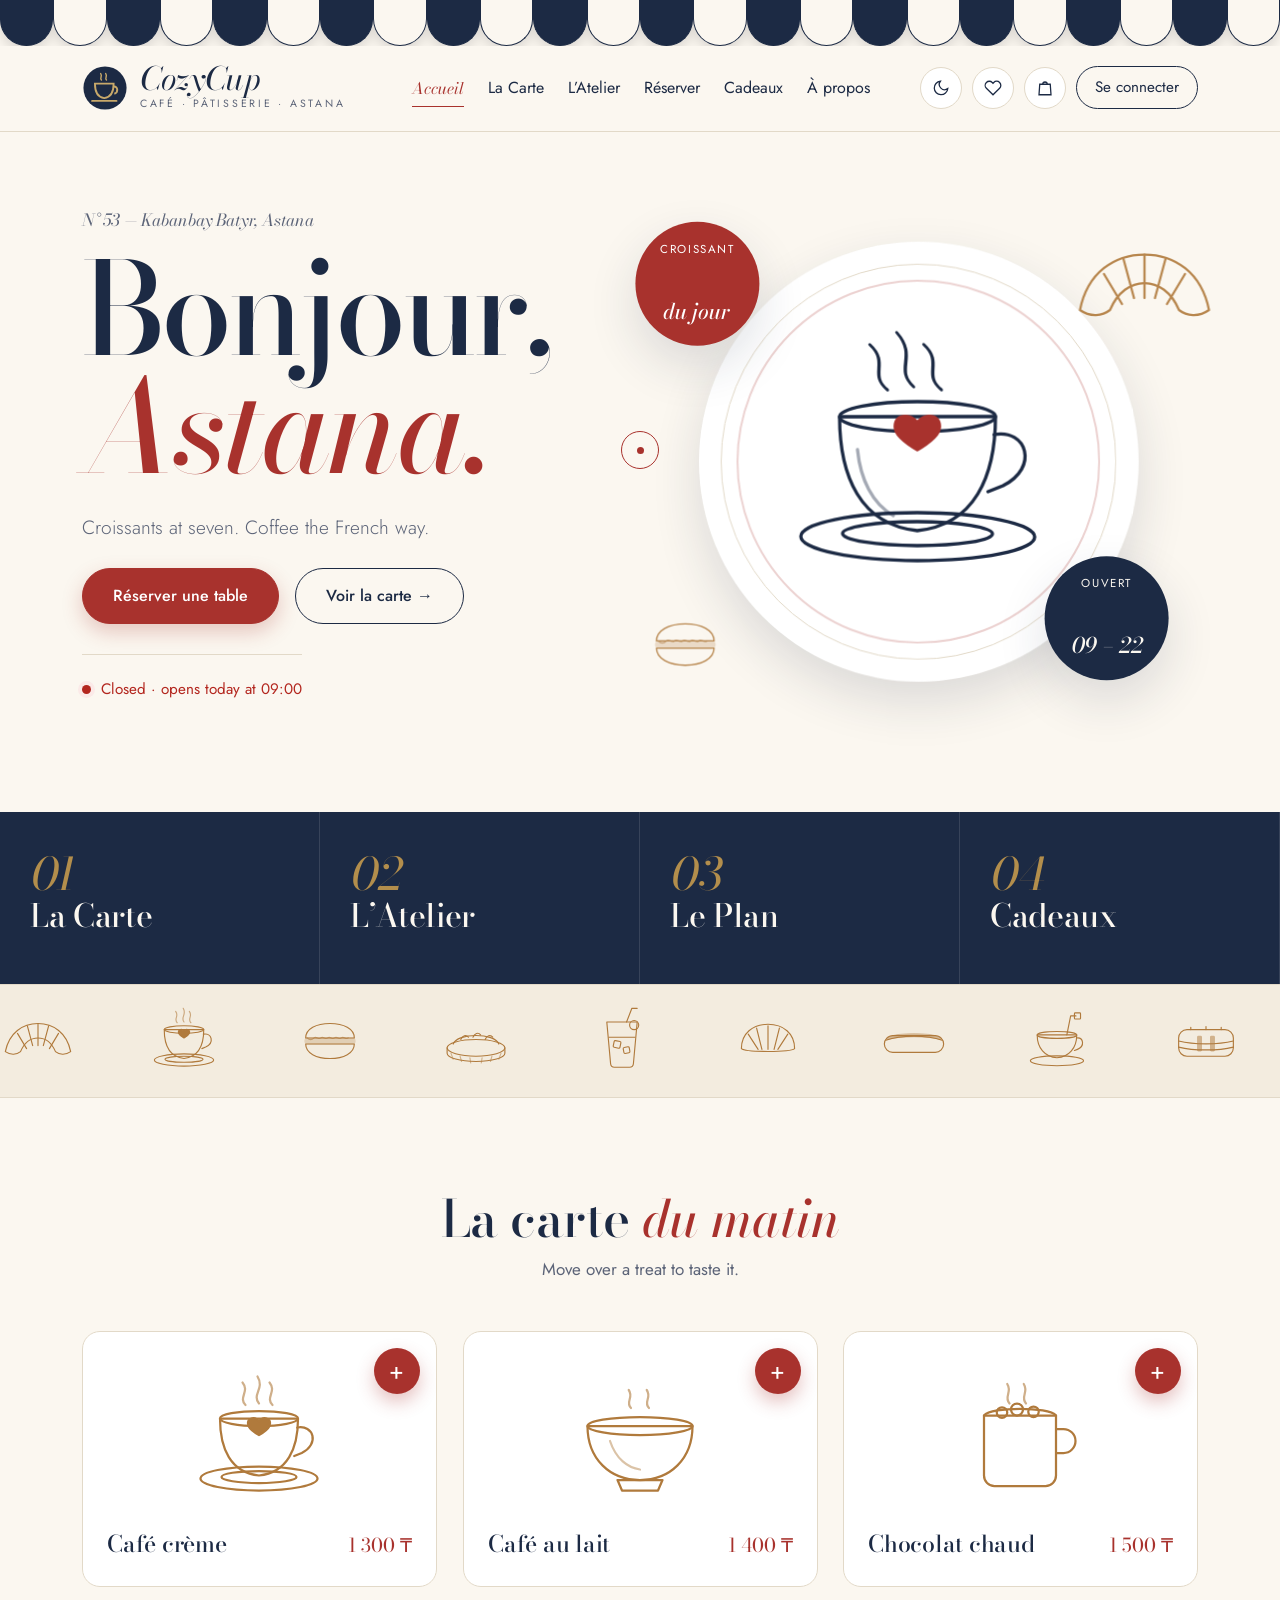
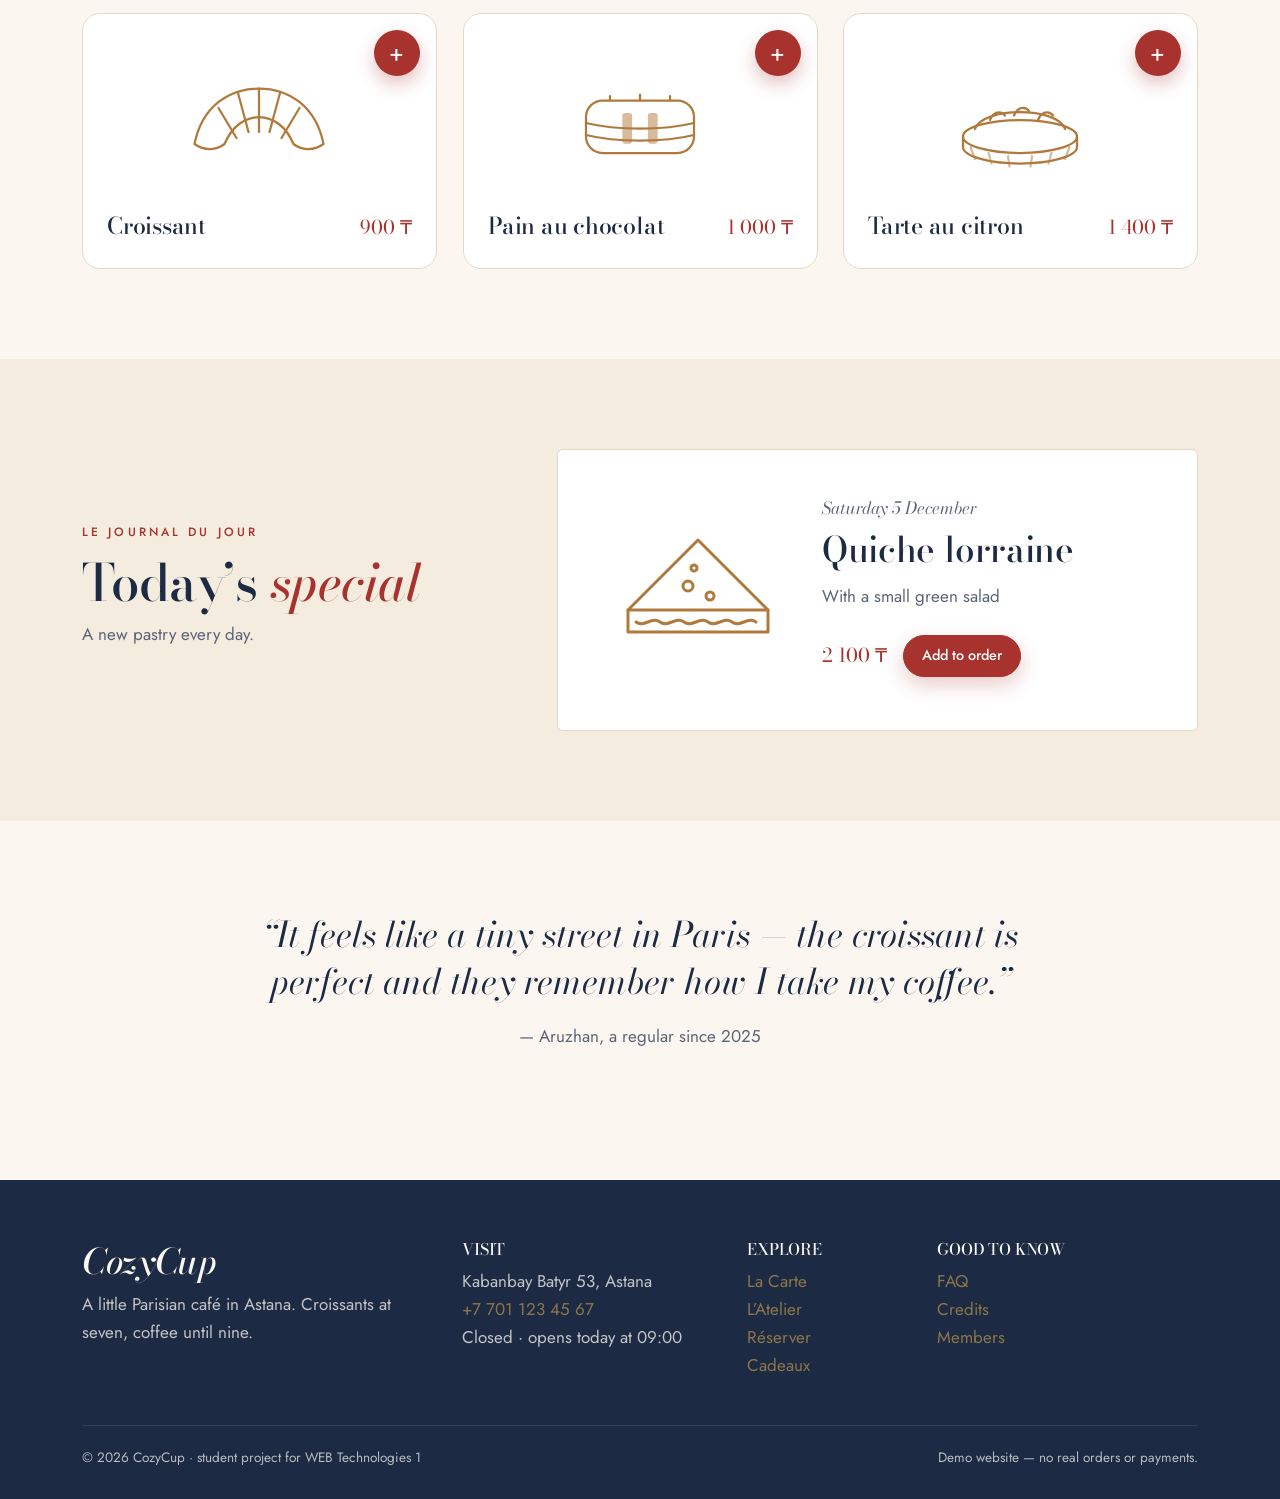
<file: index.html>
<!DOCTYPE html>
<html lang="en" data-theme="light">
<head>
<meta charset="utf-8">
<meta name="viewport" content="width=device-width, initial-scale=1">
<title>CozyCup — Café Parisien in Astana</title>
<meta name="description" content="A little Parisian café in Astana: croissants, coffee, a menu book and your own table.">
<link rel="icon" href="images/logo.svg" type="image/svg+xml">
<script src="js/theme.js"></script>
<link rel="preconnect" href="https://fonts.googleapis.com">
<link rel="preconnect" href="https://fonts.gstatic.com" crossorigin>
<link rel="stylesheet" href="https://fonts.googleapis.com/css2?family=Bodoni+Moda:ital,wght@0,400;0,500;0,700;1,400;1,500&amp;family=Jost:wght@300;400;500;600&amp;display=swap">
<link rel="stylesheet" href="https://cdn.jsdelivr.net/npm/bootstrap@5.3.3/dist/css/bootstrap.min.css">
<link rel="stylesheet" href="css/style.css">
</head>
<body>
<a class="skip-link" href="#main">Skip to content</a>
<div class="awning" aria-hidden="true"><span></span><span></span><span></span><span></span><span></span><span></span><span></span><span></span><span></span><span></span><span></span><span></span><span></span><span></span><span></span><span></span><span></span><span></span><span></span><span></span><span></span><span></span><span></span><span></span></div>
<header class="cc-nav">
  <nav class="navbar navbar-expand-lg py-0" aria-label="Main navigation">
    <div class="container">
      <a class="navbar-brand" href="index.html">
        <img src="images/logo.svg" alt="CozyCup logo" width="46" height="46">
        <span><span class="brand-name">CozyCup</span><span class="brand-sub">café · pâtisserie · Astana</span></span>
      </a>
      <button class="navbar-toggler" type="button" data-bs-toggle="collapse" data-bs-target="#mainNav" aria-controls="mainNav" aria-expanded="false" aria-label="Open the menu">
        <span class="toggler-lines"></span>
      </button>
      <div class="collapse navbar-collapse" id="mainNav">
        <ul class="navbar-nav mx-auto"><li class="nav-item"><a class="nav-link active" aria-current="page" href="index.html" title="Home">Accueil</a></li><li class="nav-item"><a class="nav-link" href="menu.html" title="Menu">La Carte</a></li><li class="nav-item"><a class="nav-link" href="atelier.html" title="Build a drink">L’Atelier</a></li><li class="nav-item"><a class="nav-link" href="reserve.html" title="Book a table">Réserver</a></li><li class="nav-item"><a class="nav-link" href="gift.html" title="Gift cards">Cadeaux</a></li><li class="nav-item"><a class="nav-link" href="about.html" title="About & contact">À propos</a></li></ul>
        <div class="nav-tools">
          <button type="button" class="icon-btn theme-toggle" aria-pressed="false" aria-label="Switch to dark mode"><svg class="ico-moon" width="18" height="18" viewBox="0 0 24 24" fill="none" stroke="currentColor" stroke-width="1.7" aria-hidden="true"><path d="M21 12.8A9 9 0 1 1 11.2 3a7 7 0 0 0 9.8 9.8z"/></svg><svg class="ico-sun" width="18" height="18" viewBox="0 0 24 24" fill="none" stroke="currentColor" stroke-width="1.7" aria-hidden="true"><circle cx="12" cy="12" r="4"/><path d="M12 2v2M12 20v2M4.9 4.9l1.4 1.4M17.7 17.7l1.4 1.4M2 12h2M20 12h2M4.9 19.1l1.4-1.4M17.7 6.3l1.4-1.4"/></svg></button>
          <a class="icon-btn" href="profile.html#favourites" aria-label="My favourites"><svg width="18" height="18" viewBox="0 0 24 24" fill="none" stroke="currentColor" stroke-width="1.7" aria-hidden="true"><path d="M20.8 4.6a5.5 5.5 0 0 0-7.8 0L12 5.7l-1-1.1a5.5 5.5 0 0 0-7.8 7.8l1 1L12 21l7.8-7.6 1-1a5.5 5.5 0 0 0 0-7.8z"/></svg><span class="badge-count is-empty" id="favCount">0</span></a>
          <a class="icon-btn" href="cart.html" aria-label="My order"><svg width="18" height="18" viewBox="0 0 24 24" fill="none" stroke="currentColor" stroke-width="1.7" aria-hidden="true"><path d="M5 7h14l1 14H4z"/><path d="M9 7a3 3 0 0 1 6 0"/></svg><span class="badge-count is-empty" id="cartCount">0</span></a>
          <a class="account-link" id="accountLink" href="account.html">Se connecter</a>
        </div>
      </div>
    </div>
  </nav>
</header>
<main id="main">

<section class="hero">
  <div class="container">
    <div class="row align-items-center">
      <div class="col-lg-6">
        <p class="kicker reveal">N° 53 — Kabanbay Batyr, Astana</p>
        <h1 data-letters>Bonjour,<br><em>Astana.</em></h1>
        <p class="lead-text reveal delay-1">Croissants at seven. Coffee the French way.</p>
        <div class="d-flex flex-wrap gap-3 mt-4 reveal delay-2">
          <a class="btn-cc" href="reserve.html" data-magnetic>Réserver une table</a>
          <a class="btn-cc-outline" href="menu.html" data-magnetic>Voir la carte →</a>
        </div>
        <p class="open-chip reveal delay-3"><span class="dot" aria-hidden="true"></span><span class="js-open-status">Open daily from 08:00</span></p>
      </div>
      <div class="col-lg-6">
        <div class="hero-stage" data-parallax>
          <div class="plate" data-depth="0.25" data-rotate><svg class="hero-cup" viewBox="0 0 200 200" fill="none" stroke="currentColor" stroke-width="2.2" stroke-linecap="round" stroke-linejoin="round" aria-hidden="true">
  <g class="steam"><path d="M82 52c-10-10 6-18-4-30"/><path d="M100 50c-10-12 8-20-2-36"/><path d="M118 52c-10-10 6-18-4-30"/></g>
  <ellipse cx="100" cy="150" rx="78" ry="16"/><ellipse cx="100" cy="148" rx="50" ry="8"/>
  <path d="M48 70h104c0 40-14 72-52 76-38-4-52-36-52-76z"/><ellipse cx="100" cy="70" rx="52" ry="10"/>
  <path d="M100 74c-6-8-18-4-14 6 3 6 14 12 14 12s11-6 14-12c4-10-8-14-14-6z" fill="#A8322D" stroke="#A8322D"/>
  <path d="M151 82c22-4 30 22 6 34l-10 4"/><path d="M60 92c2 20 10 36 24 44" opacity=".4"/>
</svg></div>
          <div class="float-tag tag-red" data-depth="0.9">Croissant<b>du jour</b></div>
          <div class="float-tag tag-navy" data-depth="0.6">Ouvert<b id="todayHours">08 – 21</b></div>
          <img class="float-img croissant" src="images/croissant.svg" alt="" data-depth="-0.7">
          <img class="float-img macaron" src="images/macaron.svg" alt="" data-depth="1.1">
        </div>
      </div>
    </div>
  </div>
</section>

<section class="features-band" data-spotlight aria-labelledby="discoverTitle">
  <h2 id="discoverTitle" class="visually-hidden">Discover CozyCup</h2>
  <div class="container-fluid px-0">
    <div class="row g-0">
      <div class="col-md-6 col-lg-3"><a class="feature-cell" href="menu.html" data-cursor="Lire"><span class="num">01</span><h3 class="h2">La Carte</h3><p>A menu book you can leaf through, page by page.</p><span class="arrow" aria-hidden="true">→</span></a></div>
      <div class="col-md-6 col-lg-3"><a class="feature-cell" href="atelier.html" data-cursor="Créer"><span class="num">02</span><h3 class="h2">L’Atelier</h3><p>Compose your own drink and watch the cup fill.</p><span class="arrow" aria-hidden="true">→</span></a></div>
      <div class="col-md-6 col-lg-3"><a class="feature-cell" href="reserve.html" data-cursor="Choisir"><span class="num">03</span><h3 class="h2">Le Plan</h3><p>Pick your own table on the seating plan.</p><span class="arrow" aria-hidden="true">→</span></a></div>
      <div class="col-md-6 col-lg-3"><a class="feature-cell" href="gift.html" data-cursor="Offrir"><span class="num">04</span><h3 class="h2">Cadeaux</h3><p>A gift card, sealed with wax, for someone you love.</p><span class="arrow" aria-hidden="true">→</span></a></div>
    </div>
  </div>
</section>

<div class="treat-strip" aria-hidden="true"><div class="strip-track"><img src="images/croissant.svg" alt=""><img src="images/cup.svg" alt=""><img src="images/macaron.svg" alt=""><img src="images/tart.svg" alt=""><img src="images/coldbrew.svg" alt=""><img src="images/madeleine.svg" alt=""><img src="images/eclair.svg" alt=""><img src="images/teacup.svg" alt=""><img src="images/painchoc.svg" alt=""><img src="images/bowl.svg" alt=""><img src="images/croissant.svg" alt=""><img src="images/cup.svg" alt=""><img src="images/macaron.svg" alt=""><img src="images/tart.svg" alt=""><img src="images/coldbrew.svg" alt=""><img src="images/madeleine.svg" alt=""><img src="images/eclair.svg" alt=""><img src="images/teacup.svg" alt=""><img src="images/painchoc.svg" alt=""><img src="images/bowl.svg" alt=""></div></div>

<section class="section" aria-labelledby="morningTitle">
  <div class="container">
    <h2 class="section-title reveal" id="morningTitle">La carte <em>du matin</em></h2>
    <p class="section-lead reveal">Move over a treat to taste it.</p>
    <div class="treats" id="morningMenu"></div>
  </div>
</section>

<section class="section journal" aria-labelledby="journalTitle">
  <div class="container">
    <div class="row g-4 align-items-center">
      <div class="col-lg-5 reveal">
        <span class="eyebrow">Le Journal du jour</span>
        <h2 class="section-title text-start mt-2" id="journalTitle">Today’s <em>special</em></h2>
        <p>A new pastry every day.</p>
      </div>
      <div class="col-lg-7 reveal delay-1">
        <article class="journal-card d-flex flex-column flex-md-row align-items-center gap-4" data-tilt="6" id="specialCard">
          <img id="specialImg" src="images/croissant.svg" alt="Pastry of the day" width="200" height="200">
          <div>
            <p class="date mb-0" id="specialDate">Today</p>
            <h3 id="specialName">Croissant</h3>
            <p id="specialDesc">French butter, 27 layers</p>
            <div class="d-flex align-items-center gap-3">
              <span class="item-line"><span class="price" id="specialPrice">900 ₸</span></span>
              <button type="button" class="btn-cc btn-small" id="specialAdd" data-magnetic>Add to order</button>
            </div>
          </div>
        </article>
      </div>
    </div>
  </div>
</section>

<section class="section" aria-label="What our guests say">
  <div class="container reveal">
    <p class="quote">“It feels like a tiny street in Paris — the croissant is perfect and they remember how I take my coffee.”</p>
    <span class="quote-by">— Aruzhan, a regular since 2025</span>
  </div>
</section>

</main>
<footer class="site-footer">
  <div class="container">
    <div class="row g-4">
      <div class="col-lg-4">
        <h2>CozyCup</h2>
        <p>A little Parisian café in Astana. Croissants at seven, coffee until nine.</p>
      </div>
      <div class="col-6 col-lg-3">
        <h3 class="h6 text-uppercase">Visit</h3>
        <ul>
          <li>Kabanbay Batyr 53, Astana</li>
          <li><a href="tel:+77011234567">+7 701 123 45 67</a></li>
          <li class="js-open-status">Open daily</li>
        </ul>
      </div>
      <div class="col-6 col-lg-2">
        <h3 class="h6 text-uppercase">Explore</h3>
        <ul>
          <li><a href="menu.html">La Carte</a></li>
          <li><a href="atelier.html">L’Atelier</a></li>
          <li><a href="reserve.html">Réserver</a></li>
          <li><a href="gift.html">Cadeaux</a></li>
        </ul>
      </div>
      <div class="col-lg-3">
        <h3 class="h6 text-uppercase">Good to know</h3>
        <ul>
          <li><a href="about.html#faq">FAQ</a></li>
          <li><a href="about.html#credits">Credits</a></li>
          <li><a href="account.html">Members</a></li>
        </ul>
      </div>
    </div>
    <div class="footer-bottom d-flex flex-wrap justify-content-between gap-2">
      <span>© <span class="js-year">2026</span> CozyCup · student project for WEB Technologies 1</span>
      <span>Demo website — no real orders or payments.</span>
    </div>
  </div>
</footer>
<script src="https://code.jquery.com/jquery-3.7.1.min.js"></script>
<script src="https://cdn.jsdelivr.net/npm/bootstrap@5.3.3/dist/js/bootstrap.bundle.min.js"></script>
<script src="js/data.js"></script>
<script src="js/storage.js"></script>
<script src="js/common.js"></script>
<script src="js/validate.js"></script>
<script src="js/home.js"></script>
<script src="js/motion.js"></script>
</body>
</html>
</file>
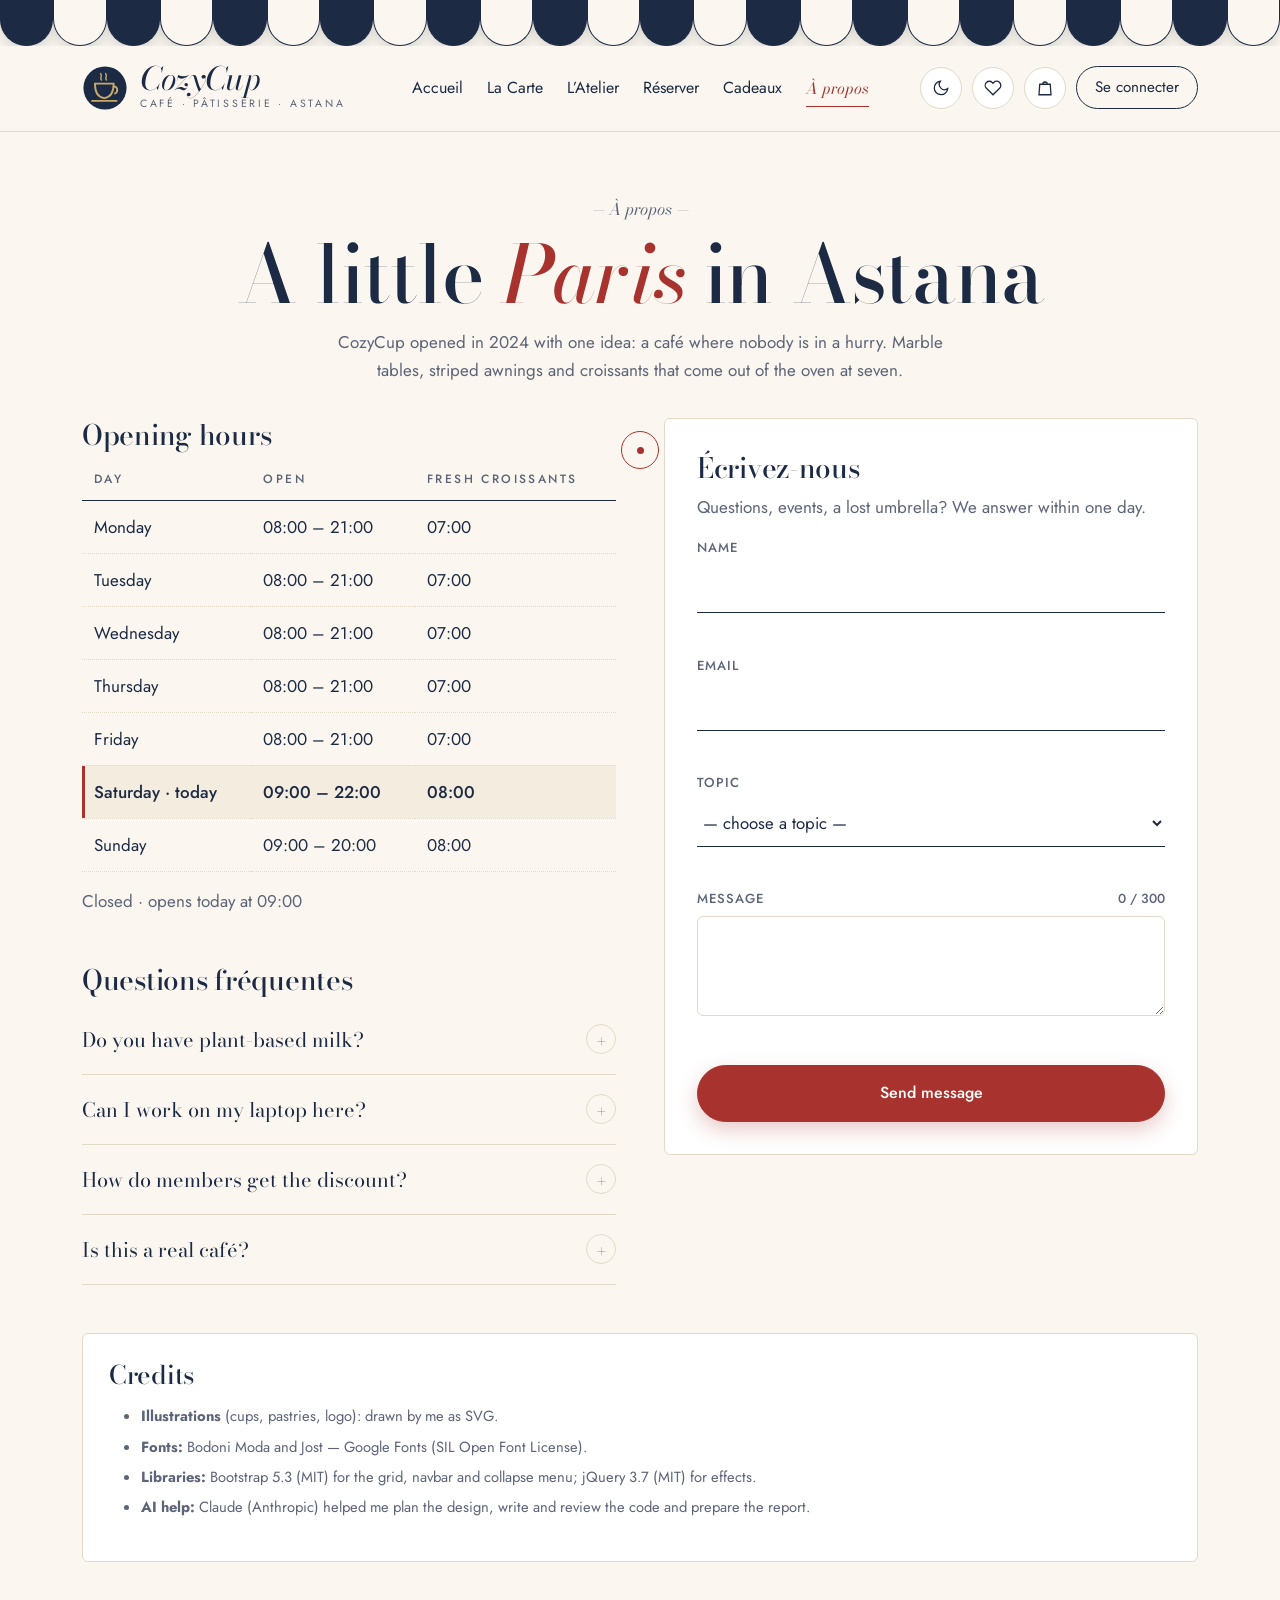
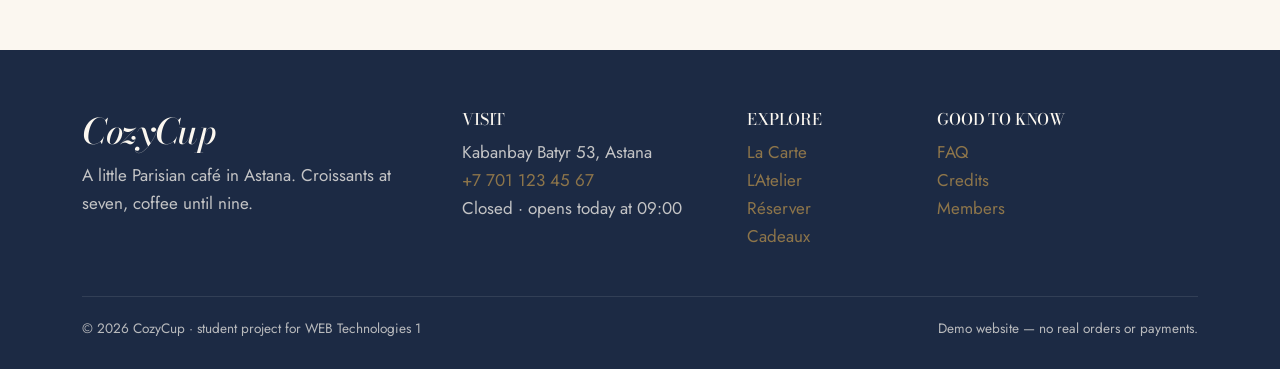
<file: about.html>
<!DOCTYPE html>
<html lang="en" data-theme="light">
<head>
<meta charset="utf-8">
<meta name="viewport" content="width=device-width, initial-scale=1">
<title>À propos — CozyCup</title>
<meta name="description" content="About CozyCup: our story, opening hours, FAQ, contact form and credits.">
<link rel="icon" href="images/logo.svg" type="image/svg+xml">
<script src="js/theme.js"></script>
<link rel="preconnect" href="https://fonts.googleapis.com">
<link rel="preconnect" href="https://fonts.gstatic.com" crossorigin>
<link rel="stylesheet" href="https://fonts.googleapis.com/css2?family=Bodoni+Moda:ital,wght@0,400;0,500;0,700;1,400;1,500&amp;family=Jost:wght@300;400;500;600&amp;display=swap">
<link rel="stylesheet" href="https://cdn.jsdelivr.net/npm/bootstrap@5.3.3/dist/css/bootstrap.min.css">
<link rel="stylesheet" href="css/style.css">
</head>
<body>
<a class="skip-link" href="#main">Skip to content</a>
<div class="awning" aria-hidden="true"><span></span><span></span><span></span><span></span><span></span><span></span><span></span><span></span><span></span><span></span><span></span><span></span><span></span><span></span><span></span><span></span><span></span><span></span><span></span><span></span><span></span><span></span><span></span><span></span></div>
<header class="cc-nav">
  <nav class="navbar navbar-expand-lg py-0" aria-label="Main navigation">
    <div class="container">
      <a class="navbar-brand" href="index.html">
        <img src="images/logo.svg" alt="CozyCup logo" width="46" height="46">
        <span><span class="brand-name">CozyCup</span><span class="brand-sub">café · pâtisserie · Astana</span></span>
      </a>
      <button class="navbar-toggler" type="button" data-bs-toggle="collapse" data-bs-target="#mainNav" aria-controls="mainNav" aria-expanded="false" aria-label="Open the menu">
        <span class="toggler-lines"></span>
      </button>
      <div class="collapse navbar-collapse" id="mainNav">
        <ul class="navbar-nav mx-auto"><li class="nav-item"><a class="nav-link" href="index.html" title="Home">Accueil</a></li><li class="nav-item"><a class="nav-link" href="menu.html" title="Menu">La Carte</a></li><li class="nav-item"><a class="nav-link" href="atelier.html" title="Build a drink">L’Atelier</a></li><li class="nav-item"><a class="nav-link" href="reserve.html" title="Book a table">Réserver</a></li><li class="nav-item"><a class="nav-link" href="gift.html" title="Gift cards">Cadeaux</a></li><li class="nav-item"><a class="nav-link active" aria-current="page" href="about.html" title="About & contact">À propos</a></li></ul>
        <div class="nav-tools">
          <button type="button" class="icon-btn theme-toggle" aria-pressed="false" aria-label="Switch to dark mode"><svg class="ico-moon" width="18" height="18" viewBox="0 0 24 24" fill="none" stroke="currentColor" stroke-width="1.7" aria-hidden="true"><path d="M21 12.8A9 9 0 1 1 11.2 3a7 7 0 0 0 9.8 9.8z"/></svg><svg class="ico-sun" width="18" height="18" viewBox="0 0 24 24" fill="none" stroke="currentColor" stroke-width="1.7" aria-hidden="true"><circle cx="12" cy="12" r="4"/><path d="M12 2v2M12 20v2M4.9 4.9l1.4 1.4M17.7 17.7l1.4 1.4M2 12h2M20 12h2M4.9 19.1l1.4-1.4M17.7 6.3l1.4-1.4"/></svg></button>
          <a class="icon-btn" href="profile.html#favourites" aria-label="My favourites"><svg width="18" height="18" viewBox="0 0 24 24" fill="none" stroke="currentColor" stroke-width="1.7" aria-hidden="true"><path d="M20.8 4.6a5.5 5.5 0 0 0-7.8 0L12 5.7l-1-1.1a5.5 5.5 0 0 0-7.8 7.8l1 1L12 21l7.8-7.6 1-1a5.5 5.5 0 0 0 0-7.8z"/></svg><span class="badge-count is-empty" id="favCount">0</span></a>
          <a class="icon-btn" href="cart.html" aria-label="My order"><svg width="18" height="18" viewBox="0 0 24 24" fill="none" stroke="currentColor" stroke-width="1.7" aria-hidden="true"><path d="M5 7h14l1 14H4z"/><path d="M9 7a3 3 0 0 1 6 0"/></svg><span class="badge-count is-empty" id="cartCount">0</span></a>
          <a class="account-link" id="accountLink" href="account.html">Se connecter</a>
        </div>
      </div>
    </div>
  </nav>
</header>
<main id="main">

<section class="page-head">
  <div class="container">
    <p class="kicker">— À propos —</p>
    <h1>A little <em>Paris</em> in Astana</h1>
    <p>CozyCup opened in 2024 with one idea: a café where nobody is in a hurry. Marble tables, striped awnings and croissants that come out of the oven at seven.</p>
  </div>
</section>

<section class="pb-5">
  <div class="container">
    <div class="row g-5">
      <div class="col-lg-6">
        <h2 class="h3">Opening hours</h2>
        <table class="hours-table" id="hoursTable">
          <caption class="visually-hidden">Opening hours of CozyCup</caption>
          <thead><tr><th scope="col">Day</th><th scope="col">Open</th><th scope="col">Fresh croissants</th></tr></thead>
          <tbody></tbody>
        </table>
        <p class="mt-3"><span class="js-open-status">Open daily</span></p>

        <h2 class="h3 mt-5" id="faq">Questions fréquentes</h2>
        <div class="faq">
          <div class="faq-item"><button type="button" class="faq-q" aria-expanded="false" aria-controls="faq1">Do you have plant-based milk?<span class="sign" aria-hidden="true">+</span></button><div class="faq-a" id="faq1"><p>Yes — oat and almond milk, +200 ₸. All our syrups are vegan.</p></div></div>
          <div class="faq-item"><button type="button" class="faq-q" aria-expanded="false" aria-controls="faq2">Can I work on my laptop here?<span class="sign" aria-hidden="true">+</span></button><div class="faq-a" id="faq2"><p>Of course. The window tables have sockets, and the Wi-Fi password is on your receipt.</p></div></div>
          <div class="faq-item"><button type="button" class="faq-q" aria-expanded="false" aria-controls="faq3">How do members get the discount?<span class="sign" aria-hidden="true">+</span></button><div class="faq-a" id="faq3"><p>Log in before you order — 5 % is taken off automatically, and every order adds one stamp to your card.</p></div></div>
          <div class="faq-item"><button type="button" class="faq-q" aria-expanded="false" aria-controls="faq4">Is this a real café?<span class="sign" aria-hidden="true">+</span></button><div class="faq-a" id="faq4"><p>CozyCup is a student project. Everything works, but no real orders, bookings or payments are made.</p></div></div>
        </div>
      </div>

      <div class="col-lg-6">
        <form class="form-card" id="contactForm" novalidate>
          <h2 class="h3">Écrivez-nous</h2>
          <p>Questions, events, a lost umbrella? We answer within one day.</p>
          <div class="field"><label for="mName">Name</label><input id="mName" name="mName" type="text" value="" autocomplete="name"><span class="field-msg" aria-live="polite"></span></div>
          <div class="field"><label for="mEmail">Email</label><input id="mEmail" name="mEmail" type="email" value="" autocomplete="email"><span class="field-msg" aria-live="polite"></span></div>
          <div class="field"><label for="mTopic">Topic</label><select id="mTopic"><option value="">— choose a topic —</option><option>A question</option><option>Order for an event</option><option>Feedback</option><option>Something else</option></select><span class="field-msg" aria-live="polite"></span></div>
          <div class="field"><label for="mText">Message <span class="counter" id="mCount">0 / 300</span></label><textarea id="mText" maxlength="400"></textarea><span class="field-msg" aria-live="polite"></span></div>
          <button type="submit" class="btn-cc w-100" data-magnetic>Send message</button>
          <div class="success-box" id="contactOk" role="status"></div>
        </form>
      </div>
    </div>

    <div class="panel mt-5" id="credits">
      <h2>Credits</h2>
      <ul class="credits">
        <li><b>Illustrations</b> (cups, pastries, logo): drawn by me as SVG.</li>
        <li><b>Fonts:</b> Bodoni Moda and Jost — Google Fonts (SIL Open Font License).</li>
        <li><b>Libraries:</b> Bootstrap 5.3 (MIT) for the grid, navbar and collapse menu; jQuery 3.7 (MIT) for effects.</li>
        <li><b>AI help:</b> Claude (Anthropic) helped me plan the design, write and review the code and prepare the report.</li>
      </ul>
    </div>
  </div>
</section>

</main>
<footer class="site-footer">
  <div class="container">
    <div class="row g-4">
      <div class="col-lg-4">
        <h2>CozyCup</h2>
        <p>A little Parisian café in Astana. Croissants at seven, coffee until nine.</p>
      </div>
      <div class="col-6 col-lg-3">
        <h3 class="h6 text-uppercase">Visit</h3>
        <ul>
          <li>Kabanbay Batyr 53, Astana</li>
          <li><a href="tel:+77011234567">+7 701 123 45 67</a></li>
          <li class="js-open-status">Open daily</li>
        </ul>
      </div>
      <div class="col-6 col-lg-2">
        <h3 class="h6 text-uppercase">Explore</h3>
        <ul>
          <li><a href="menu.html">La Carte</a></li>
          <li><a href="atelier.html">L’Atelier</a></li>
          <li><a href="reserve.html">Réserver</a></li>
          <li><a href="gift.html">Cadeaux</a></li>
        </ul>
      </div>
      <div class="col-lg-3">
        <h3 class="h6 text-uppercase">Good to know</h3>
        <ul>
          <li><a href="about.html#faq">FAQ</a></li>
          <li><a href="about.html#credits">Credits</a></li>
          <li><a href="account.html">Members</a></li>
        </ul>
      </div>
    </div>
    <div class="footer-bottom d-flex flex-wrap justify-content-between gap-2">
      <span>© <span class="js-year">2026</span> CozyCup · student project for WEB Technologies 1</span>
      <span>Demo website — no real orders or payments.</span>
    </div>
  </div>
</footer>
<script src="https://code.jquery.com/jquery-3.7.1.min.js"></script>
<script src="https://cdn.jsdelivr.net/npm/bootstrap@5.3.3/dist/js/bootstrap.bundle.min.js"></script>
<script src="js/data.js"></script>
<script src="js/storage.js"></script>
<script src="js/common.js"></script>
<script src="js/validate.js"></script>
<script src="js/about.js"></script>
<script src="js/motion.js"></script>
</body>
</html>
</file>
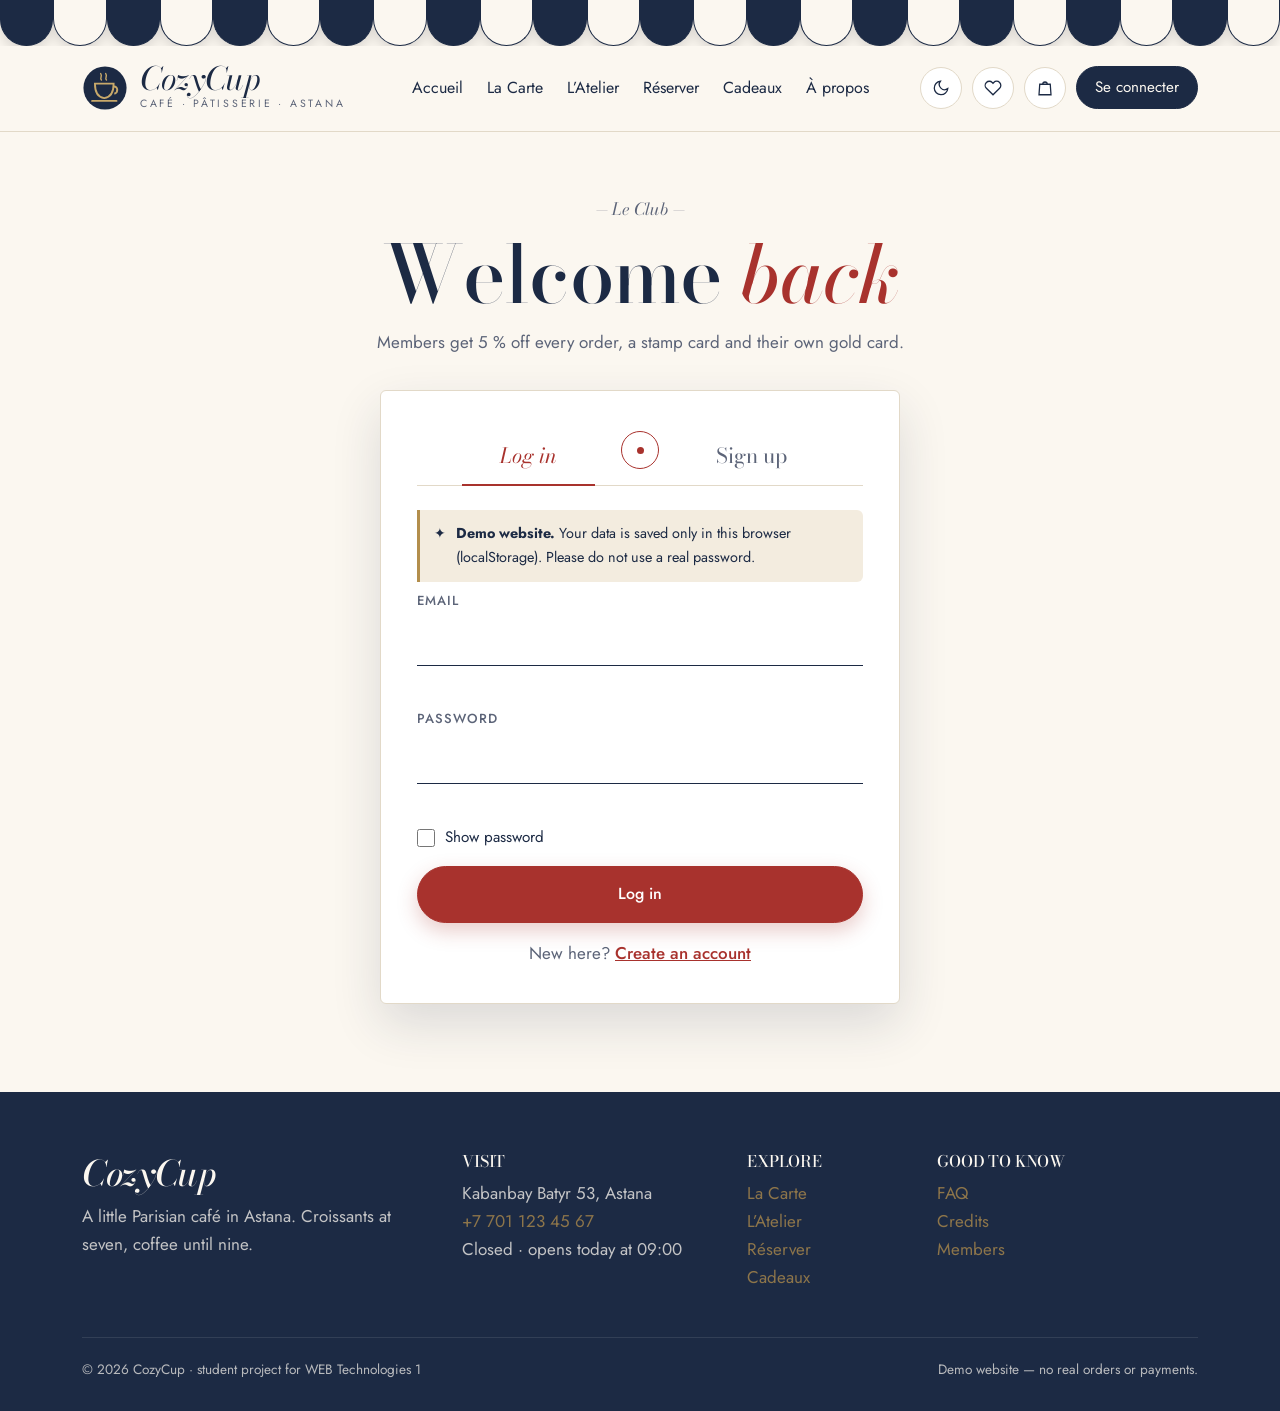
<file: account.html>
<!DOCTYPE html>
<html lang="en" data-theme="light">
<head>
<meta charset="utf-8">
<meta name="viewport" content="width=device-width, initial-scale=1">
<title>Se connecter — CozyCup</title>
<meta name="description" content="Log in or create a CozyCup member account (demo).">
<link rel="icon" href="images/logo.svg" type="image/svg+xml">
<script src="js/theme.js"></script>
<link rel="preconnect" href="https://fonts.googleapis.com">
<link rel="preconnect" href="https://fonts.gstatic.com" crossorigin>
<link rel="stylesheet" href="https://fonts.googleapis.com/css2?family=Bodoni+Moda:ital,wght@0,400;0,500;0,700;1,400;1,500&amp;family=Jost:wght@300;400;500;600&amp;display=swap">
<link rel="stylesheet" href="https://cdn.jsdelivr.net/npm/bootstrap@5.3.3/dist/css/bootstrap.min.css">
<link rel="stylesheet" href="css/style.css">
</head>
<body>
<a class="skip-link" href="#main">Skip to content</a>
<div class="awning" aria-hidden="true"><span></span><span></span><span></span><span></span><span></span><span></span><span></span><span></span><span></span><span></span><span></span><span></span><span></span><span></span><span></span><span></span><span></span><span></span><span></span><span></span><span></span><span></span><span></span><span></span></div>
<header class="cc-nav">
  <nav class="navbar navbar-expand-lg py-0" aria-label="Main navigation">
    <div class="container">
      <a class="navbar-brand" href="index.html">
        <img src="images/logo.svg" alt="CozyCup logo" width="46" height="46">
        <span><span class="brand-name">CozyCup</span><span class="brand-sub">café · pâtisserie · Astana</span></span>
      </a>
      <button class="navbar-toggler" type="button" data-bs-toggle="collapse" data-bs-target="#mainNav" aria-controls="mainNav" aria-expanded="false" aria-label="Open the menu">
        <span class="toggler-lines"></span>
      </button>
      <div class="collapse navbar-collapse" id="mainNav">
        <ul class="navbar-nav mx-auto"><li class="nav-item"><a class="nav-link" href="index.html" title="Home">Accueil</a></li><li class="nav-item"><a class="nav-link" href="menu.html" title="Menu">La Carte</a></li><li class="nav-item"><a class="nav-link" href="atelier.html" title="Build a drink">L’Atelier</a></li><li class="nav-item"><a class="nav-link" href="reserve.html" title="Book a table">Réserver</a></li><li class="nav-item"><a class="nav-link" href="gift.html" title="Gift cards">Cadeaux</a></li><li class="nav-item"><a class="nav-link" href="about.html" title="About & contact">À propos</a></li></ul>
        <div class="nav-tools">
          <button type="button" class="icon-btn theme-toggle" aria-pressed="false" aria-label="Switch to dark mode"><svg class="ico-moon" width="18" height="18" viewBox="0 0 24 24" fill="none" stroke="currentColor" stroke-width="1.7" aria-hidden="true"><path d="M21 12.8A9 9 0 1 1 11.2 3a7 7 0 0 0 9.8 9.8z"/></svg><svg class="ico-sun" width="18" height="18" viewBox="0 0 24 24" fill="none" stroke="currentColor" stroke-width="1.7" aria-hidden="true"><circle cx="12" cy="12" r="4"/><path d="M12 2v2M12 20v2M4.9 4.9l1.4 1.4M17.7 17.7l1.4 1.4M2 12h2M20 12h2M4.9 19.1l1.4-1.4M17.7 6.3l1.4-1.4"/></svg></button>
          <a class="icon-btn" href="profile.html#favourites" aria-label="My favourites"><svg width="18" height="18" viewBox="0 0 24 24" fill="none" stroke="currentColor" stroke-width="1.7" aria-hidden="true"><path d="M20.8 4.6a5.5 5.5 0 0 0-7.8 0L12 5.7l-1-1.1a5.5 5.5 0 0 0-7.8 7.8l1 1L12 21l7.8-7.6 1-1a5.5 5.5 0 0 0 0-7.8z"/></svg><span class="badge-count is-empty" id="favCount">0</span></a>
          <a class="icon-btn" href="cart.html" aria-label="My order"><svg width="18" height="18" viewBox="0 0 24 24" fill="none" stroke="currentColor" stroke-width="1.7" aria-hidden="true"><path d="M5 7h14l1 14H4z"/><path d="M9 7a3 3 0 0 1 6 0"/></svg><span class="badge-count is-empty" id="cartCount">0</span></a>
          <a class="account-link active" aria-current="page" id="accountLink" href="account.html">Se connecter</a>
        </div>
      </div>
    </div>
  </nav>
</header>
<main id="main">

<section class="page-head">
  <div class="container">
    <p class="kicker">— Le Club —</p>
    <h1>Welcome <em>back</em></h1>
    <p>Members get 5 % off every order, a stamp card and their own gold card.</p>
  </div>
</section>

<section class="pb-5">
  <div class="container">
    <div class="auth-box">
      <div class="auth-tabs">
        <button type="button" id="tabLogin" aria-pressed="true" aria-controls="loginForm">Log in</button>
        <button type="button" id="tabSignup" aria-pressed="false" aria-controls="signupForm">Sign up</button>
      </div>
      <p class="demo-note"><span aria-hidden="true">✦</span><span><b>Demo website.</b> Your data is saved only in this browser (localStorage). Please do not use a real password.</span></p>

      <form id="loginForm" novalidate>
        <div class="form-error-box" id="loginError" role="alert"></div>
        <div class="field"><label for="lEmail">Email</label><input id="lEmail" name="lEmail" type="email" value="" autocomplete="email"><span class="field-msg" aria-live="polite"></span></div>
        <div class="field"><label for="lPass">Password</label><input id="lPass" name="lPass" type="password" value="" autocomplete="current-password"><span class="field-msg" aria-live="polite"></span></div>
        <label class="check mb-3"><input type="checkbox" id="lShow"> Show password</label>
        <button type="submit" class="btn-cc w-100" data-magnetic>Log in</button>
        <p class="text-center mt-3 mb-0">New here? <button type="button" class="btn-link-cc" id="goSignup">Create an account</button></p>
      </form>

      <form id="signupForm" hidden novalidate>
        <div class="field"><label for="sName">Full name</label><input id="sName" name="sName" type="text" value="" autocomplete="name"><span class="field-msg" aria-live="polite"></span></div>
        <div class="field"><label for="sEmail">Email</label><input id="sEmail" name="sEmail" type="email" value="" autocomplete="email"><span class="field-msg" aria-live="polite"></span></div>
        <div class="field"><label for="sPass">Password</label><input id="sPass" type="password" autocomplete="new-password"><div class="pw-meter" aria-hidden="true"><i></i><i></i><i></i><i></i></div><span class="field-msg" aria-live="polite">At least 8 characters, with a letter and a number.</span></div>
        <div class="field"><label for="sPass2">Repeat password</label><input id="sPass2" name="sPass2" type="password" value="" autocomplete="new-password"><span class="field-msg" aria-live="polite"></span></div>
        <div class="field"><label for="sFav">Favourite drink</label><select id="sFav"><option value="">— choose —</option></select><span class="field-msg" aria-live="polite"></span></div>
        <div class="field"><label class="check"><input type="checkbox" id="sTerms"> I understand this is a demo and I did not use a real password.</label><span class="field-msg" aria-live="polite"></span></div>
        <button type="submit" class="btn-cc w-100" data-magnetic>Create my account</button>
        <div class="success-box" id="signupOk" role="status"></div>
      </form>
    </div>
  </div>
</section>

</main>
<footer class="site-footer">
  <div class="container">
    <div class="row g-4">
      <div class="col-lg-4">
        <h2>CozyCup</h2>
        <p>A little Parisian café in Astana. Croissants at seven, coffee until nine.</p>
      </div>
      <div class="col-6 col-lg-3">
        <h3 class="h6 text-uppercase">Visit</h3>
        <ul>
          <li>Kabanbay Batyr 53, Astana</li>
          <li><a href="tel:+77011234567">+7 701 123 45 67</a></li>
          <li class="js-open-status">Open daily</li>
        </ul>
      </div>
      <div class="col-6 col-lg-2">
        <h3 class="h6 text-uppercase">Explore</h3>
        <ul>
          <li><a href="menu.html">La Carte</a></li>
          <li><a href="atelier.html">L’Atelier</a></li>
          <li><a href="reserve.html">Réserver</a></li>
          <li><a href="gift.html">Cadeaux</a></li>
        </ul>
      </div>
      <div class="col-lg-3">
        <h3 class="h6 text-uppercase">Good to know</h3>
        <ul>
          <li><a href="about.html#faq">FAQ</a></li>
          <li><a href="about.html#credits">Credits</a></li>
          <li><a href="account.html">Members</a></li>
        </ul>
      </div>
    </div>
    <div class="footer-bottom d-flex flex-wrap justify-content-between gap-2">
      <span>© <span class="js-year">2026</span> CozyCup · student project for WEB Technologies 1</span>
      <span>Demo website — no real orders or payments.</span>
    </div>
  </div>
</footer>
<script src="https://code.jquery.com/jquery-3.7.1.min.js"></script>
<script src="https://cdn.jsdelivr.net/npm/bootstrap@5.3.3/dist/js/bootstrap.bundle.min.js"></script>
<script src="js/data.js"></script>
<script src="js/storage.js"></script>
<script src="js/common.js"></script>
<script src="js/validate.js"></script>
<script src="js/account.js"></script>
<script src="js/motion.js"></script>
</body>
</html>
</file>
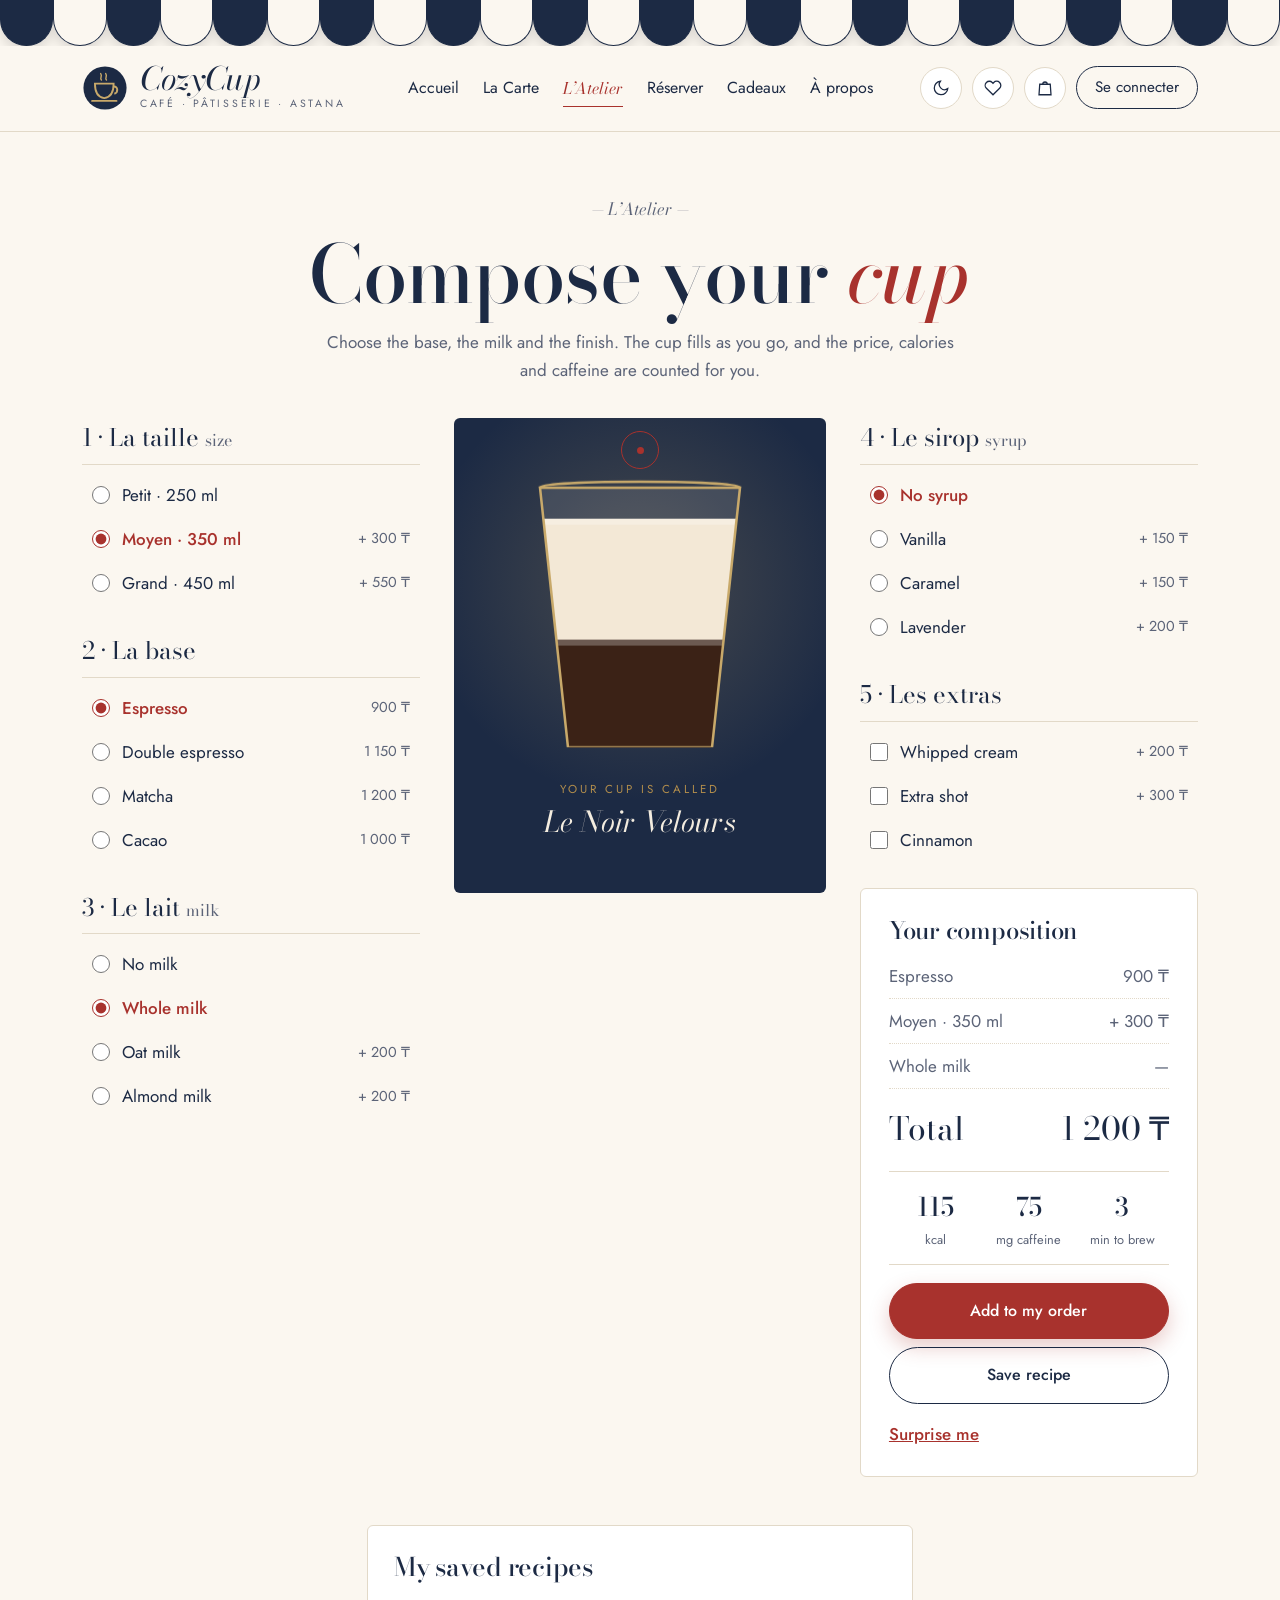
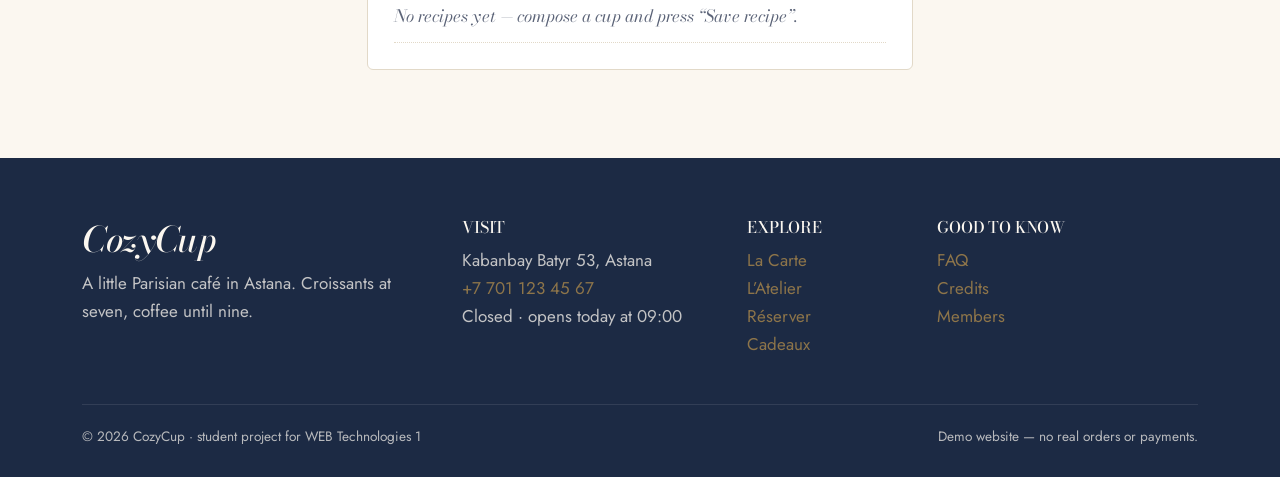
<file: atelier.html>
<!DOCTYPE html>
<html lang="en" data-theme="light">
<head>
<meta charset="utf-8">
<meta name="viewport" content="width=device-width, initial-scale=1">
<title>L’Atelier — build your drink · CozyCup</title>
<meta name="description" content="Compose your own CozyCup drink: base, milk, syrup and extras, with live price, calories and caffeine.">
<link rel="icon" href="images/logo.svg" type="image/svg+xml">
<script src="js/theme.js"></script>
<link rel="preconnect" href="https://fonts.googleapis.com">
<link rel="preconnect" href="https://fonts.gstatic.com" crossorigin>
<link rel="stylesheet" href="https://fonts.googleapis.com/css2?family=Bodoni+Moda:ital,wght@0,400;0,500;0,700;1,400;1,500&amp;family=Jost:wght@300;400;500;600&amp;display=swap">
<link rel="stylesheet" href="https://cdn.jsdelivr.net/npm/bootstrap@5.3.3/dist/css/bootstrap.min.css">
<link rel="stylesheet" href="css/style.css">
</head>
<body>
<a class="skip-link" href="#main">Skip to content</a>
<div class="awning" aria-hidden="true"><span></span><span></span><span></span><span></span><span></span><span></span><span></span><span></span><span></span><span></span><span></span><span></span><span></span><span></span><span></span><span></span><span></span><span></span><span></span><span></span><span></span><span></span><span></span><span></span></div>
<header class="cc-nav">
  <nav class="navbar navbar-expand-lg py-0" aria-label="Main navigation">
    <div class="container">
      <a class="navbar-brand" href="index.html">
        <img src="images/logo.svg" alt="CozyCup logo" width="46" height="46">
        <span><span class="brand-name">CozyCup</span><span class="brand-sub">café · pâtisserie · Astana</span></span>
      </a>
      <button class="navbar-toggler" type="button" data-bs-toggle="collapse" data-bs-target="#mainNav" aria-controls="mainNav" aria-expanded="false" aria-label="Open the menu">
        <span class="toggler-lines"></span>
      </button>
      <div class="collapse navbar-collapse" id="mainNav">
        <ul class="navbar-nav mx-auto"><li class="nav-item"><a class="nav-link" href="index.html" title="Home">Accueil</a></li><li class="nav-item"><a class="nav-link" href="menu.html" title="Menu">La Carte</a></li><li class="nav-item"><a class="nav-link active" aria-current="page" href="atelier.html" title="Build a drink">L’Atelier</a></li><li class="nav-item"><a class="nav-link" href="reserve.html" title="Book a table">Réserver</a></li><li class="nav-item"><a class="nav-link" href="gift.html" title="Gift cards">Cadeaux</a></li><li class="nav-item"><a class="nav-link" href="about.html" title="About & contact">À propos</a></li></ul>
        <div class="nav-tools">
          <button type="button" class="icon-btn theme-toggle" aria-pressed="false" aria-label="Switch to dark mode"><svg class="ico-moon" width="18" height="18" viewBox="0 0 24 24" fill="none" stroke="currentColor" stroke-width="1.7" aria-hidden="true"><path d="M21 12.8A9 9 0 1 1 11.2 3a7 7 0 0 0 9.8 9.8z"/></svg><svg class="ico-sun" width="18" height="18" viewBox="0 0 24 24" fill="none" stroke="currentColor" stroke-width="1.7" aria-hidden="true"><circle cx="12" cy="12" r="4"/><path d="M12 2v2M12 20v2M4.9 4.9l1.4 1.4M17.7 17.7l1.4 1.4M2 12h2M20 12h2M4.9 19.1l1.4-1.4M17.7 6.3l1.4-1.4"/></svg></button>
          <a class="icon-btn" href="profile.html#favourites" aria-label="My favourites"><svg width="18" height="18" viewBox="0 0 24 24" fill="none" stroke="currentColor" stroke-width="1.7" aria-hidden="true"><path d="M20.8 4.6a5.5 5.5 0 0 0-7.8 0L12 5.7l-1-1.1a5.5 5.5 0 0 0-7.8 7.8l1 1L12 21l7.8-7.6 1-1a5.5 5.5 0 0 0 0-7.8z"/></svg><span class="badge-count is-empty" id="favCount">0</span></a>
          <a class="icon-btn" href="cart.html" aria-label="My order"><svg width="18" height="18" viewBox="0 0 24 24" fill="none" stroke="currentColor" stroke-width="1.7" aria-hidden="true"><path d="M5 7h14l1 14H4z"/><path d="M9 7a3 3 0 0 1 6 0"/></svg><span class="badge-count is-empty" id="cartCount">0</span></a>
          <a class="account-link" id="accountLink" href="account.html">Se connecter</a>
        </div>
      </div>
    </div>
  </nav>
</header>
<main id="main">

<section class="page-head">
  <div class="container">
    <p class="kicker">— L’Atelier —</p>
    <h1>Compose your <em>cup</em></h1>
    <p>Choose the base, the milk and the finish. The cup fills as you go, and the price, calories and caffeine are counted for you.</p>
  </div>
</section>

<section class="pb-5">
  <div class="container">
    <form id="atelierForm" class="atelier-grid" novalidate>
      <div>
        <fieldset class="opt-group"><legend>1 · La taille <small class="text-muted fs-6">size</small></legend><div id="opt-size"></div></fieldset>
        <fieldset class="opt-group"><legend>2 · La base</legend><div id="opt-base"></div></fieldset>
        <fieldset class="opt-group"><legend>3 · Le lait <small class="text-muted fs-6">milk</small></legend><div id="opt-milk"></div></fieldset>
      </div>

      <div class="cup-col">
        <div class="cup-stage" data-parallax>
          <div class="glass" data-depth="0.4" data-rotate>
            <div class="glass-body" id="glassBody"></div>
            <div class="foam" id="foam"></div>
            <svg class="glass-outline" viewBox="0 0 240 300" fill="none" stroke="#C8A96A" stroke-width="2.5" aria-hidden="true">
              <path d="M20 40h200l-28 260H48z"/><path d="M20 40c0-8 200-8 200 0"/>
            </svg>
          </div>
          <p class="cup-name" aria-live="polite"><small>Your cup is called</small><span id="cupName">Le Noir</span></p>
        </div>
      </div>

      <div>
        <fieldset class="opt-group"><legend>4 · Le sirop <small class="text-muted fs-6">syrup</small></legend><div id="opt-syrup"></div></fieldset>
        <fieldset class="opt-group"><legend>5 · Les extras</legend><div id="opt-extras"></div></fieldset>
        <div class="recap" aria-live="polite">
          <h2 class="h4">Your composition</h2>
          <div id="recapLines"></div>
          <div class="recap-total"><span>Total</span><span id="recapTotal">0 ₸</span></div>
          <div class="nutri">
            <div><b id="nutKcal">0</b>kcal</div>
            <div><b id="nutCaf">0</b>mg caffeine</div>
            <div><b id="nutTime">0</b>min to brew</div>
          </div>
          <button type="button" class="btn-cc w-100" id="addCup" data-magnetic>Add to my order</button>
          <button type="button" class="btn-cc-outline w-100 mt-2" id="saveCup">Save recipe</button>
          <button type="button" class="btn-link-cc mt-3" id="randomCup">Surprise me</button>
        </div>
      </div>
    </form>

    <div class="row mt-5">
      <div class="col-lg-6 mx-auto">
        <div class="panel">
          <div class="d-flex justify-content-between align-items-center">
            <h2 class="mb-0">My saved recipes</h2>
            <button type="button" class="btn-link-cc" id="clearRecipes">Clear all</button>
          </div>
          <ul class="saved-recipes mt-2" id="recipeList"></ul>
        </div>
      </div>
    </div>
  </div>
</section>

</main>
<footer class="site-footer">
  <div class="container">
    <div class="row g-4">
      <div class="col-lg-4">
        <h2>CozyCup</h2>
        <p>A little Parisian café in Astana. Croissants at seven, coffee until nine.</p>
      </div>
      <div class="col-6 col-lg-3">
        <h3 class="h6 text-uppercase">Visit</h3>
        <ul>
          <li>Kabanbay Batyr 53, Astana</li>
          <li><a href="tel:+77011234567">+7 701 123 45 67</a></li>
          <li class="js-open-status">Open daily</li>
        </ul>
      </div>
      <div class="col-6 col-lg-2">
        <h3 class="h6 text-uppercase">Explore</h3>
        <ul>
          <li><a href="menu.html">La Carte</a></li>
          <li><a href="atelier.html">L’Atelier</a></li>
          <li><a href="reserve.html">Réserver</a></li>
          <li><a href="gift.html">Cadeaux</a></li>
        </ul>
      </div>
      <div class="col-lg-3">
        <h3 class="h6 text-uppercase">Good to know</h3>
        <ul>
          <li><a href="about.html#faq">FAQ</a></li>
          <li><a href="about.html#credits">Credits</a></li>
          <li><a href="account.html">Members</a></li>
        </ul>
      </div>
    </div>
    <div class="footer-bottom d-flex flex-wrap justify-content-between gap-2">
      <span>© <span class="js-year">2026</span> CozyCup · student project for WEB Technologies 1</span>
      <span>Demo website — no real orders or payments.</span>
    </div>
  </div>
</footer>
<script src="https://code.jquery.com/jquery-3.7.1.min.js"></script>
<script src="https://cdn.jsdelivr.net/npm/bootstrap@5.3.3/dist/js/bootstrap.bundle.min.js"></script>
<script src="js/data.js"></script>
<script src="js/storage.js"></script>
<script src="js/common.js"></script>
<script src="js/validate.js"></script>
<script src="js/atelier.js"></script>
<script src="js/motion.js"></script>
</body>
</html>
</file>
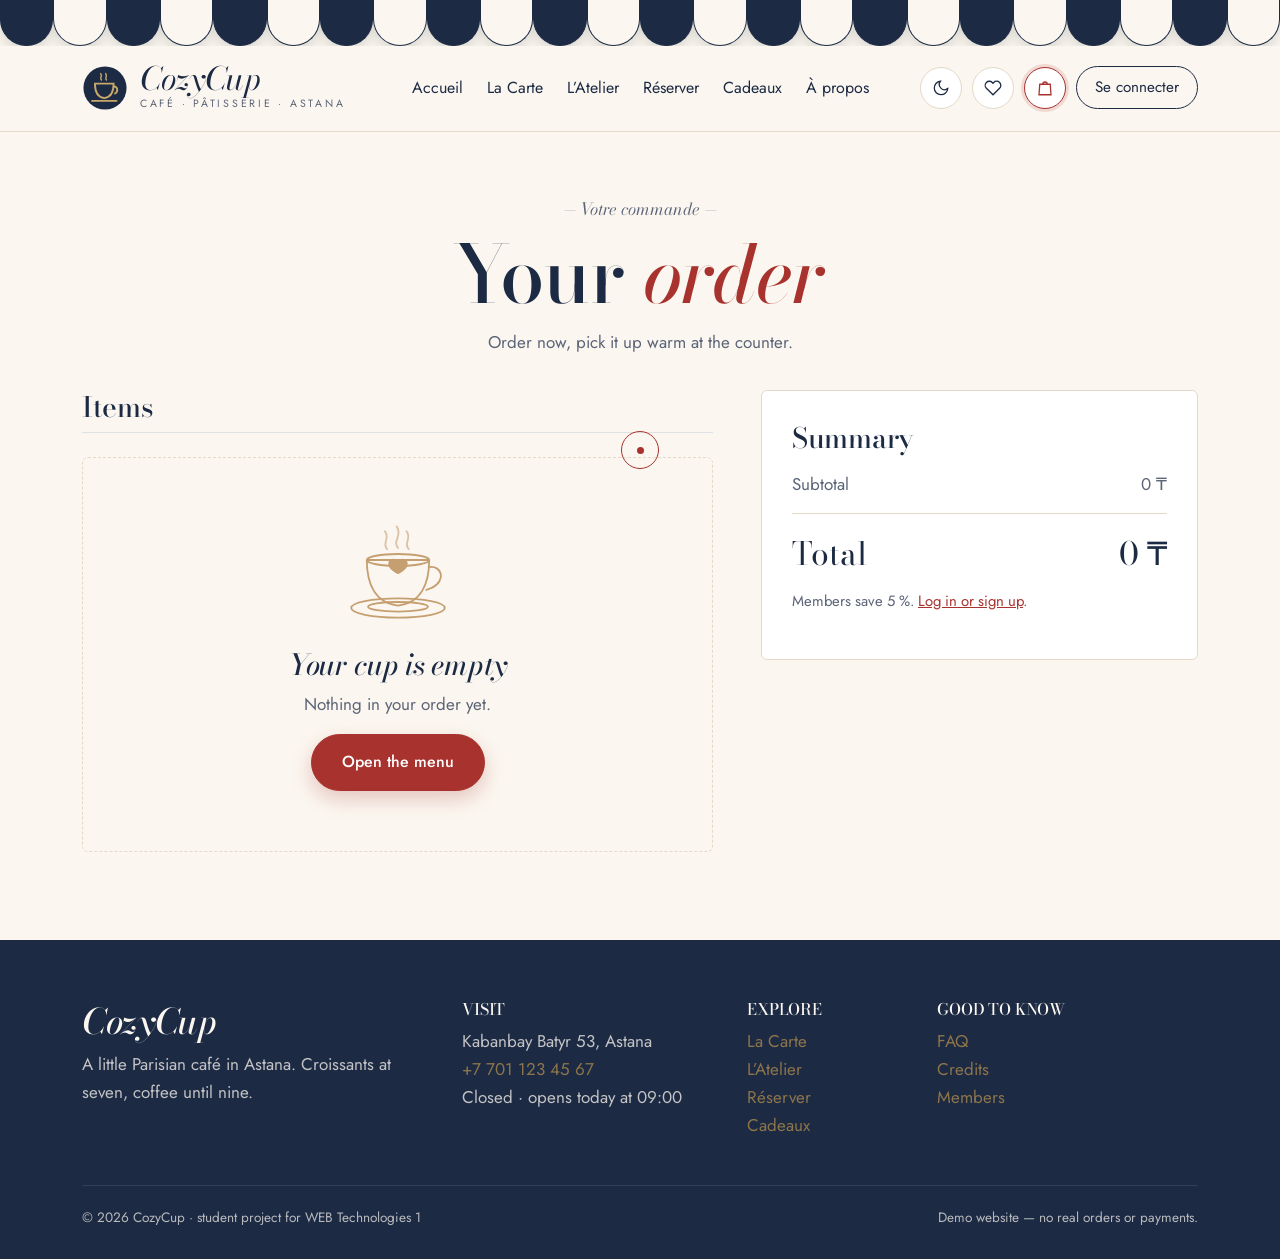
<file: cart.html>
<!DOCTYPE html>
<html lang="en" data-theme="light">
<head>
<meta charset="utf-8">
<meta name="viewport" content="width=device-width, initial-scale=1">
<title>Votre commande — CozyCup</title>
<meta name="description" content="Your CozyCup order: change quantities, remove items and order for pick-up.">
<link rel="icon" href="images/logo.svg" type="image/svg+xml">
<script src="js/theme.js"></script>
<link rel="preconnect" href="https://fonts.googleapis.com">
<link rel="preconnect" href="https://fonts.gstatic.com" crossorigin>
<link rel="stylesheet" href="https://fonts.googleapis.com/css2?family=Bodoni+Moda:ital,wght@0,400;0,500;0,700;1,400;1,500&amp;family=Jost:wght@300;400;500;600&amp;display=swap">
<link rel="stylesheet" href="https://cdn.jsdelivr.net/npm/bootstrap@5.3.3/dist/css/bootstrap.min.css">
<link rel="stylesheet" href="css/style.css">
</head>
<body>
<a class="skip-link" href="#main">Skip to content</a>
<div class="awning" aria-hidden="true"><span></span><span></span><span></span><span></span><span></span><span></span><span></span><span></span><span></span><span></span><span></span><span></span><span></span><span></span><span></span><span></span><span></span><span></span><span></span><span></span><span></span><span></span><span></span><span></span></div>
<header class="cc-nav">
  <nav class="navbar navbar-expand-lg py-0" aria-label="Main navigation">
    <div class="container">
      <a class="navbar-brand" href="index.html">
        <img src="images/logo.svg" alt="CozyCup logo" width="46" height="46">
        <span><span class="brand-name">CozyCup</span><span class="brand-sub">café · pâtisserie · Astana</span></span>
      </a>
      <button class="navbar-toggler" type="button" data-bs-toggle="collapse" data-bs-target="#mainNav" aria-controls="mainNav" aria-expanded="false" aria-label="Open the menu">
        <span class="toggler-lines"></span>
      </button>
      <div class="collapse navbar-collapse" id="mainNav">
        <ul class="navbar-nav mx-auto"><li class="nav-item"><a class="nav-link" href="index.html" title="Home">Accueil</a></li><li class="nav-item"><a class="nav-link" href="menu.html" title="Menu">La Carte</a></li><li class="nav-item"><a class="nav-link" href="atelier.html" title="Build a drink">L’Atelier</a></li><li class="nav-item"><a class="nav-link" href="reserve.html" title="Book a table">Réserver</a></li><li class="nav-item"><a class="nav-link" href="gift.html" title="Gift cards">Cadeaux</a></li><li class="nav-item"><a class="nav-link" href="about.html" title="About & contact">À propos</a></li></ul>
        <div class="nav-tools">
          <button type="button" class="icon-btn theme-toggle" aria-pressed="false" aria-label="Switch to dark mode"><svg class="ico-moon" width="18" height="18" viewBox="0 0 24 24" fill="none" stroke="currentColor" stroke-width="1.7" aria-hidden="true"><path d="M21 12.8A9 9 0 1 1 11.2 3a7 7 0 0 0 9.8 9.8z"/></svg><svg class="ico-sun" width="18" height="18" viewBox="0 0 24 24" fill="none" stroke="currentColor" stroke-width="1.7" aria-hidden="true"><circle cx="12" cy="12" r="4"/><path d="M12 2v2M12 20v2M4.9 4.9l1.4 1.4M17.7 17.7l1.4 1.4M2 12h2M20 12h2M4.9 19.1l1.4-1.4M17.7 6.3l1.4-1.4"/></svg></button>
          <a class="icon-btn" href="profile.html#favourites" aria-label="My favourites"><svg width="18" height="18" viewBox="0 0 24 24" fill="none" stroke="currentColor" stroke-width="1.7" aria-hidden="true"><path d="M20.8 4.6a5.5 5.5 0 0 0-7.8 0L12 5.7l-1-1.1a5.5 5.5 0 0 0-7.8 7.8l1 1L12 21l7.8-7.6 1-1a5.5 5.5 0 0 0 0-7.8z"/></svg><span class="badge-count is-empty" id="favCount">0</span></a>
          <a class="icon-btn active" aria-current="page" href="cart.html" aria-label="My order"><svg width="18" height="18" viewBox="0 0 24 24" fill="none" stroke="currentColor" stroke-width="1.7" aria-hidden="true"><path d="M5 7h14l1 14H4z"/><path d="M9 7a3 3 0 0 1 6 0"/></svg><span class="badge-count is-empty" id="cartCount">0</span></a>
          <a class="account-link" id="accountLink" href="account.html">Se connecter</a>
        </div>
      </div>
    </div>
  </nav>
</header>
<main id="main">

<section class="page-head">
  <div class="container">
    <p class="kicker">— Votre commande —</p>
    <h1>Your <em>order</em></h1>
    <p>Order now, pick it up warm at the counter.</p>
  </div>
</section>

<section class="pb-5">
  <div class="container">
    <div class="row g-5">
      <div class="col-lg-7">
        <div class="d-flex justify-content-between align-items-center border-bottom pb-2">
          <h2 class="h3 mb-0" id="cartTitle">Items</h2>
          <button type="button" class="btn-link-cc" id="clearCart">Clear all</button>
        </div>
        <div id="cartLines"></div>
      </div>
      <div class="col-lg-5">
        <div class="summary" id="summaryBox">
          <h2 class="h3">Summary</h2>
          <div class="sum-line"><span>Subtotal</span><span id="sumSub">0 ₸</span></div>
          <div class="sum-line discount" id="memberLine"><span>Member discount (5 %)</span><span id="sumDisc">− 0 ₸</span></div>
          <div class="sum-total"><span>Total</span><span id="sumTotal">0 ₸</span></div>
          <p class="small mt-2" id="memberHint"></p>
          <form id="checkoutForm" class="mt-3" novalidate>
            <div class="field"><label for="cName">Name</label><input id="cName" name="cName" type="text" value="" autocomplete="name"><span class="field-msg" aria-live="polite"></span></div>
            <div class="field"><label for="cPhone">Phone</label><input id="cPhone" name="cPhone" type="tel" value="" placeholder="8 701 234 56 78" autocomplete="tel"><span class="field-msg" aria-live="polite"></span></div>
            <div class="field"><label for="cTime">Pick-up time</label><select id="cTime"></select><span class="field-msg" aria-live="polite"></span></div>
            <button type="submit" class="btn-cc w-100" data-magnetic>Place order</button>
          </form>
          <div class="success-box" id="orderOk" role="status"></div>
        </div>
      </div>
    </div>
  </div>
</section>

</main>
<footer class="site-footer">
  <div class="container">
    <div class="row g-4">
      <div class="col-lg-4">
        <h2>CozyCup</h2>
        <p>A little Parisian café in Astana. Croissants at seven, coffee until nine.</p>
      </div>
      <div class="col-6 col-lg-3">
        <h3 class="h6 text-uppercase">Visit</h3>
        <ul>
          <li>Kabanbay Batyr 53, Astana</li>
          <li><a href="tel:+77011234567">+7 701 123 45 67</a></li>
          <li class="js-open-status">Open daily</li>
        </ul>
      </div>
      <div class="col-6 col-lg-2">
        <h3 class="h6 text-uppercase">Explore</h3>
        <ul>
          <li><a href="menu.html">La Carte</a></li>
          <li><a href="atelier.html">L’Atelier</a></li>
          <li><a href="reserve.html">Réserver</a></li>
          <li><a href="gift.html">Cadeaux</a></li>
        </ul>
      </div>
      <div class="col-lg-3">
        <h3 class="h6 text-uppercase">Good to know</h3>
        <ul>
          <li><a href="about.html#faq">FAQ</a></li>
          <li><a href="about.html#credits">Credits</a></li>
          <li><a href="account.html">Members</a></li>
        </ul>
      </div>
    </div>
    <div class="footer-bottom d-flex flex-wrap justify-content-between gap-2">
      <span>© <span class="js-year">2026</span> CozyCup · student project for WEB Technologies 1</span>
      <span>Demo website — no real orders or payments.</span>
    </div>
  </div>
</footer>
<script src="https://code.jquery.com/jquery-3.7.1.min.js"></script>
<script src="https://cdn.jsdelivr.net/npm/bootstrap@5.3.3/dist/js/bootstrap.bundle.min.js"></script>
<script src="js/data.js"></script>
<script src="js/storage.js"></script>
<script src="js/common.js"></script>
<script src="js/validate.js"></script>
<script src="js/cart.js"></script>
<script src="js/motion.js"></script>
</body>
</html>
</file>
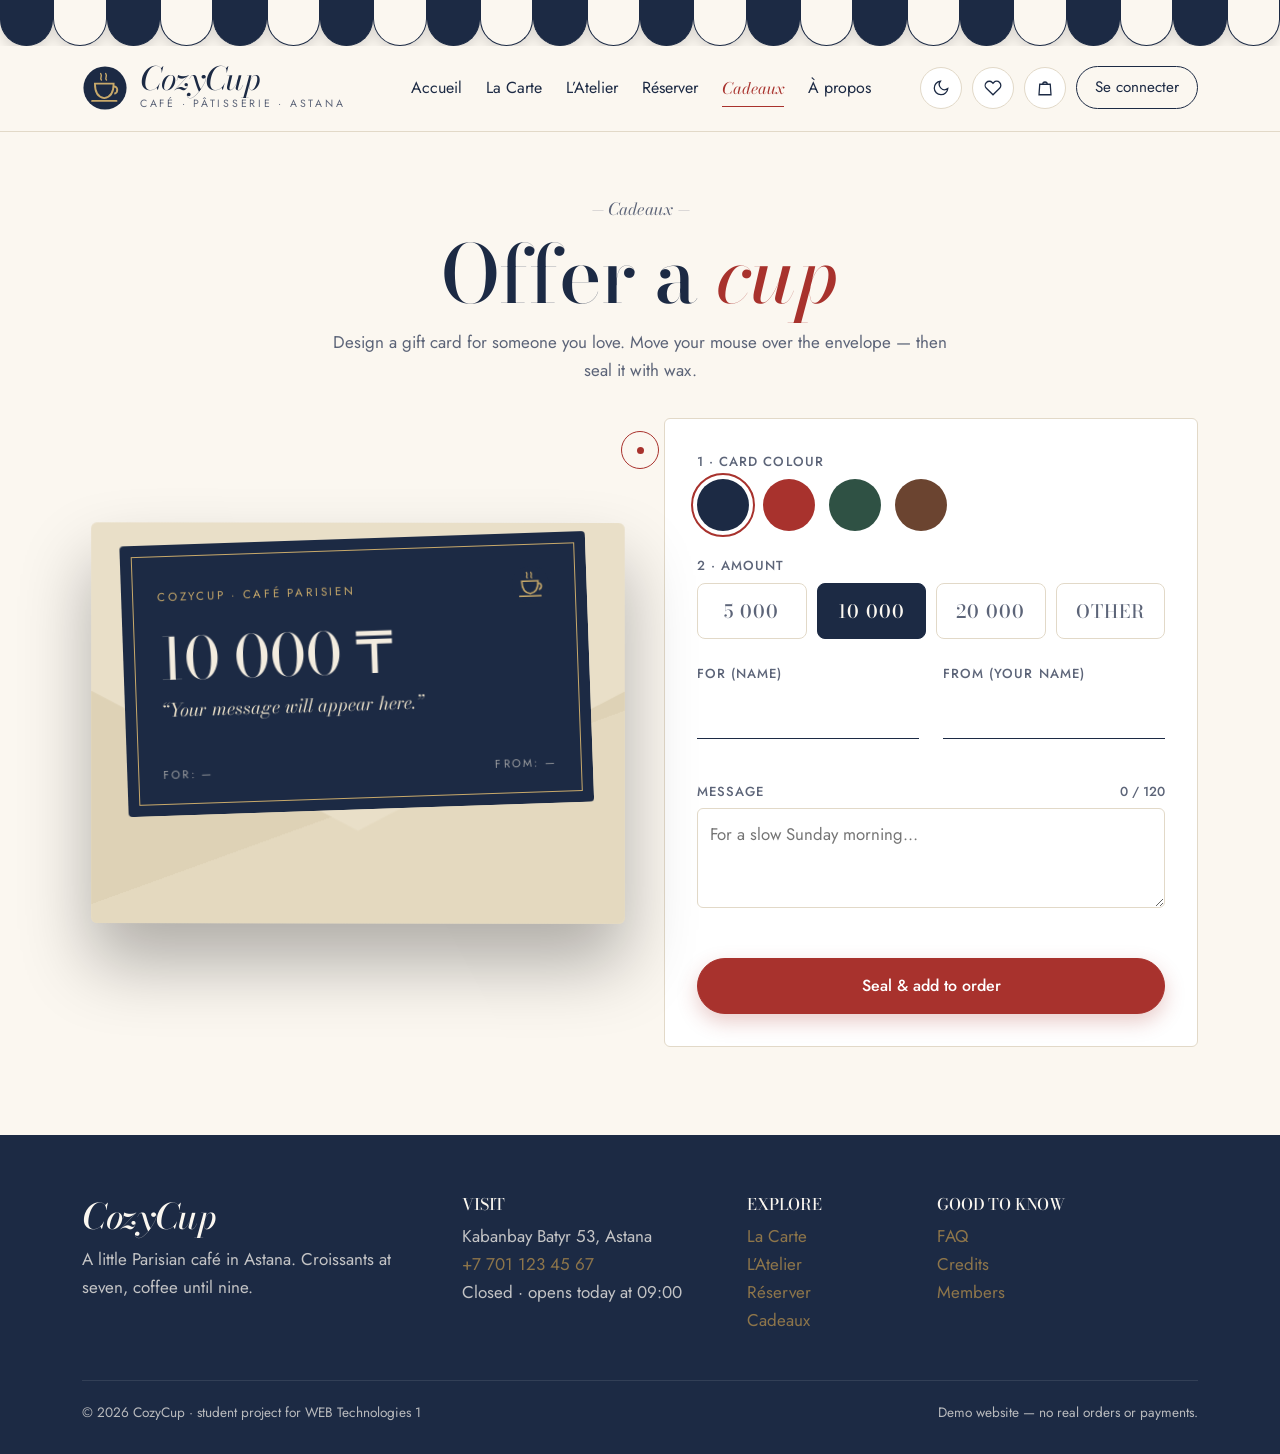
<file: gift.html>
<!DOCTYPE html>
<html lang="en" data-theme="light">
<head>
<meta charset="utf-8">
<meta name="viewport" content="width=device-width, initial-scale=1">
<title>Cadeaux — gift cards · CozyCup</title>
<meta name="description" content="Design a CozyCup gift card: choose the colour, amount and message, then seal it with wax.">
<link rel="icon" href="images/logo.svg" type="image/svg+xml">
<script src="js/theme.js"></script>
<link rel="preconnect" href="https://fonts.googleapis.com">
<link rel="preconnect" href="https://fonts.gstatic.com" crossorigin>
<link rel="stylesheet" href="https://fonts.googleapis.com/css2?family=Bodoni+Moda:ital,wght@0,400;0,500;0,700;1,400;1,500&amp;family=Jost:wght@300;400;500;600&amp;display=swap">
<link rel="stylesheet" href="https://cdn.jsdelivr.net/npm/bootstrap@5.3.3/dist/css/bootstrap.min.css">
<link rel="stylesheet" href="css/style.css">
</head>
<body>
<a class="skip-link" href="#main">Skip to content</a>
<div class="awning" aria-hidden="true"><span></span><span></span><span></span><span></span><span></span><span></span><span></span><span></span><span></span><span></span><span></span><span></span><span></span><span></span><span></span><span></span><span></span><span></span><span></span><span></span><span></span><span></span><span></span><span></span></div>
<header class="cc-nav">
  <nav class="navbar navbar-expand-lg py-0" aria-label="Main navigation">
    <div class="container">
      <a class="navbar-brand" href="index.html">
        <img src="images/logo.svg" alt="CozyCup logo" width="46" height="46">
        <span><span class="brand-name">CozyCup</span><span class="brand-sub">café · pâtisserie · Astana</span></span>
      </a>
      <button class="navbar-toggler" type="button" data-bs-toggle="collapse" data-bs-target="#mainNav" aria-controls="mainNav" aria-expanded="false" aria-label="Open the menu">
        <span class="toggler-lines"></span>
      </button>
      <div class="collapse navbar-collapse" id="mainNav">
        <ul class="navbar-nav mx-auto"><li class="nav-item"><a class="nav-link" href="index.html" title="Home">Accueil</a></li><li class="nav-item"><a class="nav-link" href="menu.html" title="Menu">La Carte</a></li><li class="nav-item"><a class="nav-link" href="atelier.html" title="Build a drink">L’Atelier</a></li><li class="nav-item"><a class="nav-link" href="reserve.html" title="Book a table">Réserver</a></li><li class="nav-item"><a class="nav-link active" aria-current="page" href="gift.html" title="Gift cards">Cadeaux</a></li><li class="nav-item"><a class="nav-link" href="about.html" title="About & contact">À propos</a></li></ul>
        <div class="nav-tools">
          <button type="button" class="icon-btn theme-toggle" aria-pressed="false" aria-label="Switch to dark mode"><svg class="ico-moon" width="18" height="18" viewBox="0 0 24 24" fill="none" stroke="currentColor" stroke-width="1.7" aria-hidden="true"><path d="M21 12.8A9 9 0 1 1 11.2 3a7 7 0 0 0 9.8 9.8z"/></svg><svg class="ico-sun" width="18" height="18" viewBox="0 0 24 24" fill="none" stroke="currentColor" stroke-width="1.7" aria-hidden="true"><circle cx="12" cy="12" r="4"/><path d="M12 2v2M12 20v2M4.9 4.9l1.4 1.4M17.7 17.7l1.4 1.4M2 12h2M20 12h2M4.9 19.1l1.4-1.4M17.7 6.3l1.4-1.4"/></svg></button>
          <a class="icon-btn" href="profile.html#favourites" aria-label="My favourites"><svg width="18" height="18" viewBox="0 0 24 24" fill="none" stroke="currentColor" stroke-width="1.7" aria-hidden="true"><path d="M20.8 4.6a5.5 5.5 0 0 0-7.8 0L12 5.7l-1-1.1a5.5 5.5 0 0 0-7.8 7.8l1 1L12 21l7.8-7.6 1-1a5.5 5.5 0 0 0 0-7.8z"/></svg><span class="badge-count is-empty" id="favCount">0</span></a>
          <a class="icon-btn" href="cart.html" aria-label="My order"><svg width="18" height="18" viewBox="0 0 24 24" fill="none" stroke="currentColor" stroke-width="1.7" aria-hidden="true"><path d="M5 7h14l1 14H4z"/><path d="M9 7a3 3 0 0 1 6 0"/></svg><span class="badge-count is-empty" id="cartCount">0</span></a>
          <a class="account-link" id="accountLink" href="account.html">Se connecter</a>
        </div>
      </div>
    </div>
  </nav>
</header>
<main id="main">

<section class="page-head">
  <div class="container">
    <p class="kicker">— Cadeaux —</p>
    <h1>Offer a <em>cup</em></h1>
    <p>Design a gift card for someone you love. Move your mouse over the envelope — then seal it with wax.</p>
  </div>
</section>

<section class="pb-5">
  <div class="container">
    <div class="row g-5 align-items-center">
      <div class="col-lg-6" data-parallax>
        <div class="envelope" data-depth="0.3" data-rotate>
          <div class="gift-card" id="giftCard">
            <div class="gc-top"><span>CozyCup · Café Parisien</span><img src="images/logo.svg" alt="" width="40" height="40"></div>
            <div class="gc-amount" id="gcAmount">10 000 ₸</div>
            <p class="gc-msg" id="gcMsg">“Your message will appear here.”</p>
            <div class="gc-foot"><span id="gcTo">For: —</span><span id="gcFrom">From: —</span></div>
          </div>
          <div class="seal" id="seal" aria-hidden="true">C</div>
        </div>
      </div>
      <div class="col-lg-6">
        <form class="form-card" id="giftForm" novalidate>
          <div class="field"><span class="label">1 · Card colour</span>
            <div class="swatches" role="radiogroup" aria-label="Card colour">
              <label class="swatch"><input type="radio" name="gColor" value="#1C2A44" checked aria-label="Navy"><span class="sw-navy"></span></label>
              <label class="swatch"><input type="radio" name="gColor" value="#A8322D" aria-label="Bistro red"><span class="sw-red"></span></label>
              <label class="swatch"><input type="radio" name="gColor" value="#2F5144" aria-label="Green"><span class="sw-green"></span></label>
              <label class="swatch"><input type="radio" name="gColor" value="#6B4430" aria-label="Coffee brown"><span class="sw-brown"></span></label>
            </div>
          </div>
          <div class="field"><span class="label">2 · Amount</span>
            <div class="amounts" role="radiogroup" aria-label="Amount">
              <label class="amount"><input type="radio" name="gAmount" value="5000"><span>5 000</span></label>
              <label class="amount"><input type="radio" name="gAmount" value="10000" checked><span>10 000</span></label>
              <label class="amount"><input type="radio" name="gAmount" value="20000"><span>20 000</span></label>
              <label class="amount"><input type="radio" name="gAmount" value="other"><span>Other</span></label>
            </div>
          </div>
          <div class="field" id="otherWrap" hidden><label for="gOther">Your amount (3 000 – 100 000 ₸)</label><input id="gOther" type="number" min="3000" max="100000" step="500"><span class="field-msg" aria-live="polite"></span></div>
          <div class="row">
            <div class="col-sm-6"><div class="field"><label for="gTo">For (name)</label><input id="gTo" name="gTo" type="text" value=""><span class="field-msg" aria-live="polite"></span></div></div>
            <div class="col-sm-6"><div class="field"><label for="gFrom">From (your name)</label><input id="gFrom" name="gFrom" type="text" value=""><span class="field-msg" aria-live="polite"></span></div></div>
          </div>
          <div class="field"><label for="gMsg">Message <span class="counter" id="gCount">0 / 120</span></label><textarea id="gMsg" maxlength="160" placeholder="For a slow Sunday morning…"></textarea><span class="field-msg" aria-live="polite"></span></div>
          <button type="submit" class="btn-cc w-100" id="sealBtn" data-magnetic>Seal &amp; add to order</button>
          <div class="success-box" id="giftOk" role="status"></div>
        </form>
      </div>
    </div>
  </div>
</section>

</main>
<footer class="site-footer">
  <div class="container">
    <div class="row g-4">
      <div class="col-lg-4">
        <h2>CozyCup</h2>
        <p>A little Parisian café in Astana. Croissants at seven, coffee until nine.</p>
      </div>
      <div class="col-6 col-lg-3">
        <h3 class="h6 text-uppercase">Visit</h3>
        <ul>
          <li>Kabanbay Batyr 53, Astana</li>
          <li><a href="tel:+77011234567">+7 701 123 45 67</a></li>
          <li class="js-open-status">Open daily</li>
        </ul>
      </div>
      <div class="col-6 col-lg-2">
        <h3 class="h6 text-uppercase">Explore</h3>
        <ul>
          <li><a href="menu.html">La Carte</a></li>
          <li><a href="atelier.html">L’Atelier</a></li>
          <li><a href="reserve.html">Réserver</a></li>
          <li><a href="gift.html">Cadeaux</a></li>
        </ul>
      </div>
      <div class="col-lg-3">
        <h3 class="h6 text-uppercase">Good to know</h3>
        <ul>
          <li><a href="about.html#faq">FAQ</a></li>
          <li><a href="about.html#credits">Credits</a></li>
          <li><a href="account.html">Members</a></li>
        </ul>
      </div>
    </div>
    <div class="footer-bottom d-flex flex-wrap justify-content-between gap-2">
      <span>© <span class="js-year">2026</span> CozyCup · student project for WEB Technologies 1</span>
      <span>Demo website — no real orders or payments.</span>
    </div>
  </div>
</footer>
<script src="https://code.jquery.com/jquery-3.7.1.min.js"></script>
<script src="https://cdn.jsdelivr.net/npm/bootstrap@5.3.3/dist/js/bootstrap.bundle.min.js"></script>
<script src="js/data.js"></script>
<script src="js/storage.js"></script>
<script src="js/common.js"></script>
<script src="js/validate.js"></script>
<script src="js/gift.js"></script>
<script src="js/motion.js"></script>
</body>
</html>
</file>
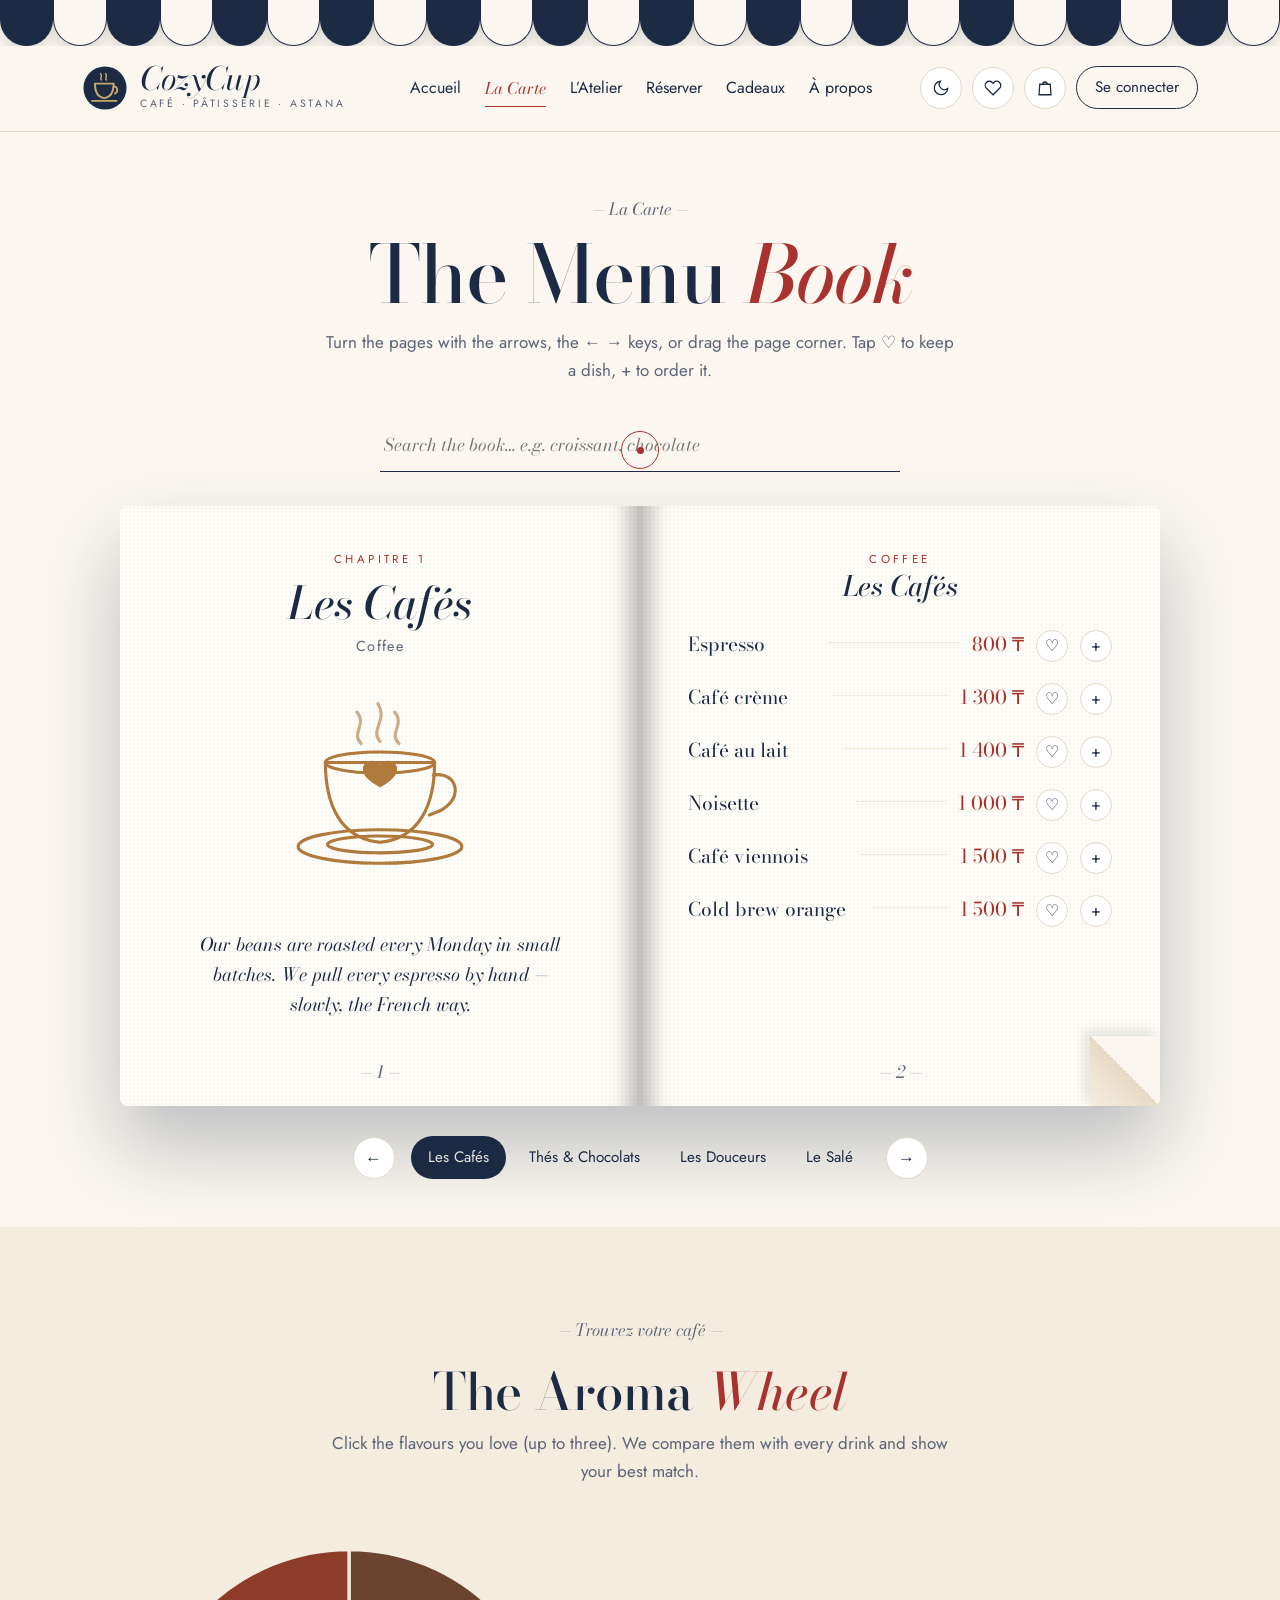
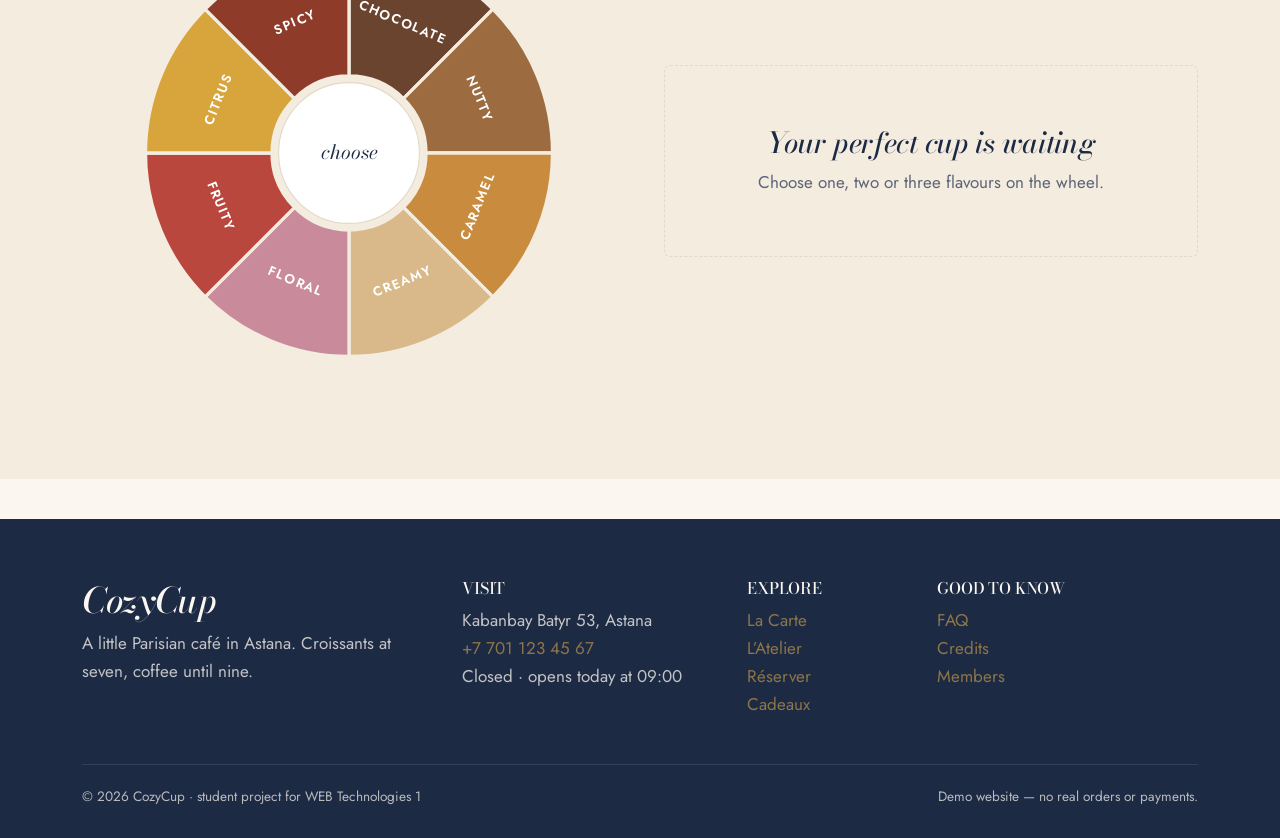
<file: menu.html>
<!DOCTYPE html>
<html lang="en" data-theme="light">
<head>
<meta charset="utf-8">
<meta name="viewport" content="width=device-width, initial-scale=1">
<title>La Carte — CozyCup</title>
<meta name="description" content="The CozyCup menu as a book: coffee, tea, pastries and lunch. Search it or find your coffee with the Aroma Wheel.">
<link rel="icon" href="images/logo.svg" type="image/svg+xml">
<script src="js/theme.js"></script>
<link rel="preconnect" href="https://fonts.googleapis.com">
<link rel="preconnect" href="https://fonts.gstatic.com" crossorigin>
<link rel="stylesheet" href="https://fonts.googleapis.com/css2?family=Bodoni+Moda:ital,wght@0,400;0,500;0,700;1,400;1,500&amp;family=Jost:wght@300;400;500;600&amp;display=swap">
<link rel="stylesheet" href="https://cdn.jsdelivr.net/npm/bootstrap@5.3.3/dist/css/bootstrap.min.css">
<link rel="stylesheet" href="css/style.css">
</head>
<body>
<a class="skip-link" href="#main">Skip to content</a>
<div class="awning" aria-hidden="true"><span></span><span></span><span></span><span></span><span></span><span></span><span></span><span></span><span></span><span></span><span></span><span></span><span></span><span></span><span></span><span></span><span></span><span></span><span></span><span></span><span></span><span></span><span></span><span></span></div>
<header class="cc-nav">
  <nav class="navbar navbar-expand-lg py-0" aria-label="Main navigation">
    <div class="container">
      <a class="navbar-brand" href="index.html">
        <img src="images/logo.svg" alt="CozyCup logo" width="46" height="46">
        <span><span class="brand-name">CozyCup</span><span class="brand-sub">café · pâtisserie · Astana</span></span>
      </a>
      <button class="navbar-toggler" type="button" data-bs-toggle="collapse" data-bs-target="#mainNav" aria-controls="mainNav" aria-expanded="false" aria-label="Open the menu">
        <span class="toggler-lines"></span>
      </button>
      <div class="collapse navbar-collapse" id="mainNav">
        <ul class="navbar-nav mx-auto"><li class="nav-item"><a class="nav-link" href="index.html" title="Home">Accueil</a></li><li class="nav-item"><a class="nav-link active" aria-current="page" href="menu.html" title="Menu">La Carte</a></li><li class="nav-item"><a class="nav-link" href="atelier.html" title="Build a drink">L’Atelier</a></li><li class="nav-item"><a class="nav-link" href="reserve.html" title="Book a table">Réserver</a></li><li class="nav-item"><a class="nav-link" href="gift.html" title="Gift cards">Cadeaux</a></li><li class="nav-item"><a class="nav-link" href="about.html" title="About & contact">À propos</a></li></ul>
        <div class="nav-tools">
          <button type="button" class="icon-btn theme-toggle" aria-pressed="false" aria-label="Switch to dark mode"><svg class="ico-moon" width="18" height="18" viewBox="0 0 24 24" fill="none" stroke="currentColor" stroke-width="1.7" aria-hidden="true"><path d="M21 12.8A9 9 0 1 1 11.2 3a7 7 0 0 0 9.8 9.8z"/></svg><svg class="ico-sun" width="18" height="18" viewBox="0 0 24 24" fill="none" stroke="currentColor" stroke-width="1.7" aria-hidden="true"><circle cx="12" cy="12" r="4"/><path d="M12 2v2M12 20v2M4.9 4.9l1.4 1.4M17.7 17.7l1.4 1.4M2 12h2M20 12h2M4.9 19.1l1.4-1.4M17.7 6.3l1.4-1.4"/></svg></button>
          <a class="icon-btn" href="profile.html#favourites" aria-label="My favourites"><svg width="18" height="18" viewBox="0 0 24 24" fill="none" stroke="currentColor" stroke-width="1.7" aria-hidden="true"><path d="M20.8 4.6a5.5 5.5 0 0 0-7.8 0L12 5.7l-1-1.1a5.5 5.5 0 0 0-7.8 7.8l1 1L12 21l7.8-7.6 1-1a5.5 5.5 0 0 0 0-7.8z"/></svg><span class="badge-count is-empty" id="favCount">0</span></a>
          <a class="icon-btn" href="cart.html" aria-label="My order"><svg width="18" height="18" viewBox="0 0 24 24" fill="none" stroke="currentColor" stroke-width="1.7" aria-hidden="true"><path d="M5 7h14l1 14H4z"/><path d="M9 7a3 3 0 0 1 6 0"/></svg><span class="badge-count is-empty" id="cartCount">0</span></a>
          <a class="account-link" id="accountLink" href="account.html">Se connecter</a>
        </div>
      </div>
    </div>
  </nav>
</header>
<main id="main">

<section class="page-head">
  <div class="container">
    <p class="kicker">— La Carte —</p>
    <h1>The Menu <em>Book</em></h1>
    <p>Turn the pages with the arrows, the ← → keys, or drag the page corner. Tap ♡ to keep a dish, + to order it.</p>
  </div>
</section>

<section class="pb-5" aria-label="Menu book">
  <div class="container">
    <form class="menu-search" id="searchForm" role="search">
      <label for="menuSearch" class="visually-hidden">Search the menu</label>
      <input id="menuSearch" type="search" placeholder="Search the book… e.g. croissant, chocolate" autocomplete="off">
      <button type="button" class="btn-link-cc clear" id="clearSearch" hidden>Clear</button>
    </form>

    <div id="bookView">
      <div class="book-wrap">
        <div class="book" id="book">
          <div class="page page-left" id="pageLeft"></div>
          <div class="page page-right" id="pageRight"></div>
        </div>
      </div>
      <div class="book-controls">
        <button type="button" class="icon-btn" id="prevPage" aria-label="Previous chapter">←</button>
        <div class="chapter-tabs" id="chapterTabs" role="group" aria-label="Chapters"></div>
        <button type="button" class="icon-btn" id="nextPage" aria-label="Next chapter">→</button>
      </div>
    </div>

    <div id="resultsView" hidden>
      <h2 class="visually-hidden">Search results</h2>
      <p class="text-center" id="resultsInfo" aria-live="polite"></p>
      <div class="results-grid" id="resultsGrid"></div>
    </div>
  </div>
</section>

<section class="section aroma" id="aroma" aria-labelledby="aromaTitle">
  <div class="container">
    <p class="kicker text-center">— Trouvez votre café —</p>
    <h2 class="section-title" id="aromaTitle">The Aroma <em>Wheel</em></h2>
    <p class="section-lead">Click the flavours you love (up to three). We compare them with every drink and show your best match.</p>
    <div class="row g-5 align-items-center">
      <div class="col-lg-6">
        <div class="wheel-box" id="wheelBox"></div>
        <div class="d-flex justify-content-center gap-2 mt-3 flex-wrap" id="pickedNotes"></div>
      </div>
      <div class="col-lg-6" aria-live="polite" id="matchResult"></div>
    </div>
  </div>
</section>

</main>
<footer class="site-footer">
  <div class="container">
    <div class="row g-4">
      <div class="col-lg-4">
        <h2>CozyCup</h2>
        <p>A little Parisian café in Astana. Croissants at seven, coffee until nine.</p>
      </div>
      <div class="col-6 col-lg-3">
        <h3 class="h6 text-uppercase">Visit</h3>
        <ul>
          <li>Kabanbay Batyr 53, Astana</li>
          <li><a href="tel:+77011234567">+7 701 123 45 67</a></li>
          <li class="js-open-status">Open daily</li>
        </ul>
      </div>
      <div class="col-6 col-lg-2">
        <h3 class="h6 text-uppercase">Explore</h3>
        <ul>
          <li><a href="menu.html">La Carte</a></li>
          <li><a href="atelier.html">L’Atelier</a></li>
          <li><a href="reserve.html">Réserver</a></li>
          <li><a href="gift.html">Cadeaux</a></li>
        </ul>
      </div>
      <div class="col-lg-3">
        <h3 class="h6 text-uppercase">Good to know</h3>
        <ul>
          <li><a href="about.html#faq">FAQ</a></li>
          <li><a href="about.html#credits">Credits</a></li>
          <li><a href="account.html">Members</a></li>
        </ul>
      </div>
    </div>
    <div class="footer-bottom d-flex flex-wrap justify-content-between gap-2">
      <span>© <span class="js-year">2026</span> CozyCup · student project for WEB Technologies 1</span>
      <span>Demo website — no real orders or payments.</span>
    </div>
  </div>
</footer>
<script src="https://code.jquery.com/jquery-3.7.1.min.js"></script>
<script src="https://cdn.jsdelivr.net/npm/bootstrap@5.3.3/dist/js/bootstrap.bundle.min.js"></script>
<script src="js/data.js"></script>
<script src="js/storage.js"></script>
<script src="js/common.js"></script>
<script src="js/validate.js"></script>
<script src="js/menu.js"></script>
<script src="js/motion.js"></script>
</body>
</html>
</file>
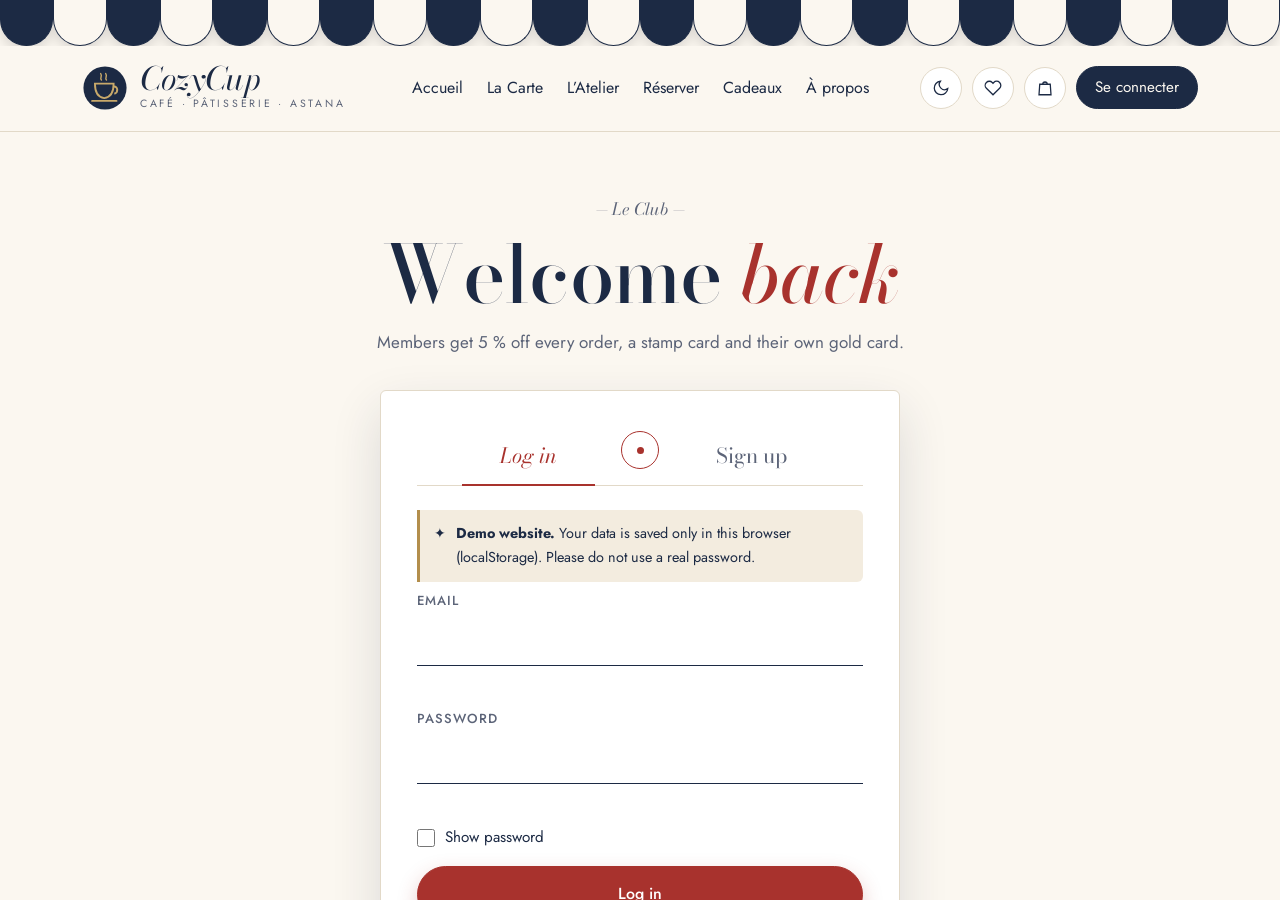
<file: profile.html>
<!DOCTYPE html>
<html lang="en" data-theme="light">
<head>
<meta charset="utf-8">
<meta name="viewport" content="width=device-width, initial-scale=1">
<title>Mon profil — CozyCup</title>
<meta name="description" content="Your CozyCup member page: gold card, stamps, favourites, recipes, orders and reservations.">
<link rel="icon" href="images/logo.svg" type="image/svg+xml">
<script src="js/theme.js"></script>
<link rel="preconnect" href="https://fonts.googleapis.com">
<link rel="preconnect" href="https://fonts.gstatic.com" crossorigin>
<link rel="stylesheet" href="https://fonts.googleapis.com/css2?family=Bodoni+Moda:ital,wght@0,400;0,500;0,700;1,400;1,500&amp;family=Jost:wght@300;400;500;600&amp;display=swap">
<link rel="stylesheet" href="https://cdn.jsdelivr.net/npm/bootstrap@5.3.3/dist/css/bootstrap.min.css">
<link rel="stylesheet" href="css/style.css">
</head>
<body>
<a class="skip-link" href="#main">Skip to content</a>
<div class="awning" aria-hidden="true"><span></span><span></span><span></span><span></span><span></span><span></span><span></span><span></span><span></span><span></span><span></span><span></span><span></span><span></span><span></span><span></span><span></span><span></span><span></span><span></span><span></span><span></span><span></span><span></span></div>
<header class="cc-nav">
  <nav class="navbar navbar-expand-lg py-0" aria-label="Main navigation">
    <div class="container">
      <a class="navbar-brand" href="index.html">
        <img src="images/logo.svg" alt="CozyCup logo" width="46" height="46">
        <span><span class="brand-name">CozyCup</span><span class="brand-sub">café · pâtisserie · Astana</span></span>
      </a>
      <button class="navbar-toggler" type="button" data-bs-toggle="collapse" data-bs-target="#mainNav" aria-controls="mainNav" aria-expanded="false" aria-label="Open the menu">
        <span class="toggler-lines"></span>
      </button>
      <div class="collapse navbar-collapse" id="mainNav">
        <ul class="navbar-nav mx-auto"><li class="nav-item"><a class="nav-link" href="index.html" title="Home">Accueil</a></li><li class="nav-item"><a class="nav-link" href="menu.html" title="Menu">La Carte</a></li><li class="nav-item"><a class="nav-link" href="atelier.html" title="Build a drink">L’Atelier</a></li><li class="nav-item"><a class="nav-link" href="reserve.html" title="Book a table">Réserver</a></li><li class="nav-item"><a class="nav-link" href="gift.html" title="Gift cards">Cadeaux</a></li><li class="nav-item"><a class="nav-link" href="about.html" title="About & contact">À propos</a></li></ul>
        <div class="nav-tools">
          <button type="button" class="icon-btn theme-toggle" aria-pressed="false" aria-label="Switch to dark mode"><svg class="ico-moon" width="18" height="18" viewBox="0 0 24 24" fill="none" stroke="currentColor" stroke-width="1.7" aria-hidden="true"><path d="M21 12.8A9 9 0 1 1 11.2 3a7 7 0 0 0 9.8 9.8z"/></svg><svg class="ico-sun" width="18" height="18" viewBox="0 0 24 24" fill="none" stroke="currentColor" stroke-width="1.7" aria-hidden="true"><circle cx="12" cy="12" r="4"/><path d="M12 2v2M12 20v2M4.9 4.9l1.4 1.4M17.7 17.7l1.4 1.4M2 12h2M20 12h2M4.9 19.1l1.4-1.4M17.7 6.3l1.4-1.4"/></svg></button>
          <a class="icon-btn active" aria-current="page" href="profile.html#favourites" aria-label="My favourites"><svg width="18" height="18" viewBox="0 0 24 24" fill="none" stroke="currentColor" stroke-width="1.7" aria-hidden="true"><path d="M20.8 4.6a5.5 5.5 0 0 0-7.8 0L12 5.7l-1-1.1a5.5 5.5 0 0 0-7.8 7.8l1 1L12 21l7.8-7.6 1-1a5.5 5.5 0 0 0 0-7.8z"/></svg><span class="badge-count is-empty" id="favCount">0</span></a>
          <a class="icon-btn" href="cart.html" aria-label="My order"><svg width="18" height="18" viewBox="0 0 24 24" fill="none" stroke="currentColor" stroke-width="1.7" aria-hidden="true"><path d="M5 7h14l1 14H4z"/><path d="M9 7a3 3 0 0 1 6 0"/></svg><span class="badge-count is-empty" id="cartCount">0</span></a>
          <a class="account-link" id="accountLink" href="account.html">Se connecter</a>
        </div>
      </div>
    </div>
  </nav>
</header>
<main id="main">

<section class="page-head">
  <div class="container">
    <p class="kicker">— Le Club —</p>
    <h1 id="hello">Bonsoir, <em>friend</em>.</h1>
    <p id="memberSince"></p>
  </div>
</section>

<section class="pb-5">
  <div class="container">
    <div class="row g-4">
      <div class="col-lg-5" data-parallax>
        <div class="member-card" data-depth="0.25" data-rotate data-tilt="12">
          <div class="mc-top"><img src="images/logo.svg" alt="" width="44" height="44"><span class="mc-brand">CozyCup</span><span class="mc-level" id="mcLevel">MEMBER</span></div>
          <div class="mc-no" id="mcNo">0000 · 2026</div>
          <div class="mc-name" id="mcName">—</div>
          <div class="mc-foot"><span id="mcEmail">—</span><span id="mcFav">—</span></div>
        </div>
        <div class="panel mt-4">
          <h2>La carte de fidélité</h2>
          <div class="stamps" id="stamps"></div>
          <p class="mt-3 mb-0" id="stampText"></p>
        </div>
      </div>
      <div class="col-lg-7">
        <div class="row g-4">
          <div class="col-md-6"><div class="panel h-100" id="favourites"><div class="d-flex justify-content-between"><h2>Favourites</h2><button type="button" class="btn-link-cc" id="clearFavs">Clear</button></div><ul class="list-plain" id="favList"></ul></div></div>
          <div class="col-md-6"><div class="panel h-100"><h2>Saved recipes</h2><ul class="list-plain" id="recipeList"></ul></div></div>
          <div class="col-md-6"><div class="panel h-100"><h2>Reservations</h2><ul class="list-plain" id="bookList"></ul></div></div>
          <div class="col-md-6"><div class="panel h-100"><h2>Past orders</h2><ul class="list-plain" id="orderList"></ul></div></div>
        </div>
        <div class="d-flex flex-wrap gap-3 mt-4">
          <button type="button" class="btn-cc-outline" id="logoutBtn">Log out</button>
          <a class="btn-cc" href="menu.html" data-magnetic>Order something</a>
        </div>
      </div>
    </div>
  </div>
</section>

</main>
<footer class="site-footer">
  <div class="container">
    <div class="row g-4">
      <div class="col-lg-4">
        <h2>CozyCup</h2>
        <p>A little Parisian café in Astana. Croissants at seven, coffee until nine.</p>
      </div>
      <div class="col-6 col-lg-3">
        <h3 class="h6 text-uppercase">Visit</h3>
        <ul>
          <li>Kabanbay Batyr 53, Astana</li>
          <li><a href="tel:+77011234567">+7 701 123 45 67</a></li>
          <li class="js-open-status">Open daily</li>
        </ul>
      </div>
      <div class="col-6 col-lg-2">
        <h3 class="h6 text-uppercase">Explore</h3>
        <ul>
          <li><a href="menu.html">La Carte</a></li>
          <li><a href="atelier.html">L’Atelier</a></li>
          <li><a href="reserve.html">Réserver</a></li>
          <li><a href="gift.html">Cadeaux</a></li>
        </ul>
      </div>
      <div class="col-lg-3">
        <h3 class="h6 text-uppercase">Good to know</h3>
        <ul>
          <li><a href="about.html#faq">FAQ</a></li>
          <li><a href="about.html#credits">Credits</a></li>
          <li><a href="account.html">Members</a></li>
        </ul>
      </div>
    </div>
    <div class="footer-bottom d-flex flex-wrap justify-content-between gap-2">
      <span>© <span class="js-year">2026</span> CozyCup · student project for WEB Technologies 1</span>
      <span>Demo website — no real orders or payments.</span>
    </div>
  </div>
</footer>
<script src="https://code.jquery.com/jquery-3.7.1.min.js"></script>
<script src="https://cdn.jsdelivr.net/npm/bootstrap@5.3.3/dist/js/bootstrap.bundle.min.js"></script>
<script src="js/data.js"></script>
<script src="js/storage.js"></script>
<script src="js/common.js"></script>
<script src="js/validate.js"></script>
<script src="js/profile.js"></script>
<script src="js/motion.js"></script>
</body>
</html>
</file>
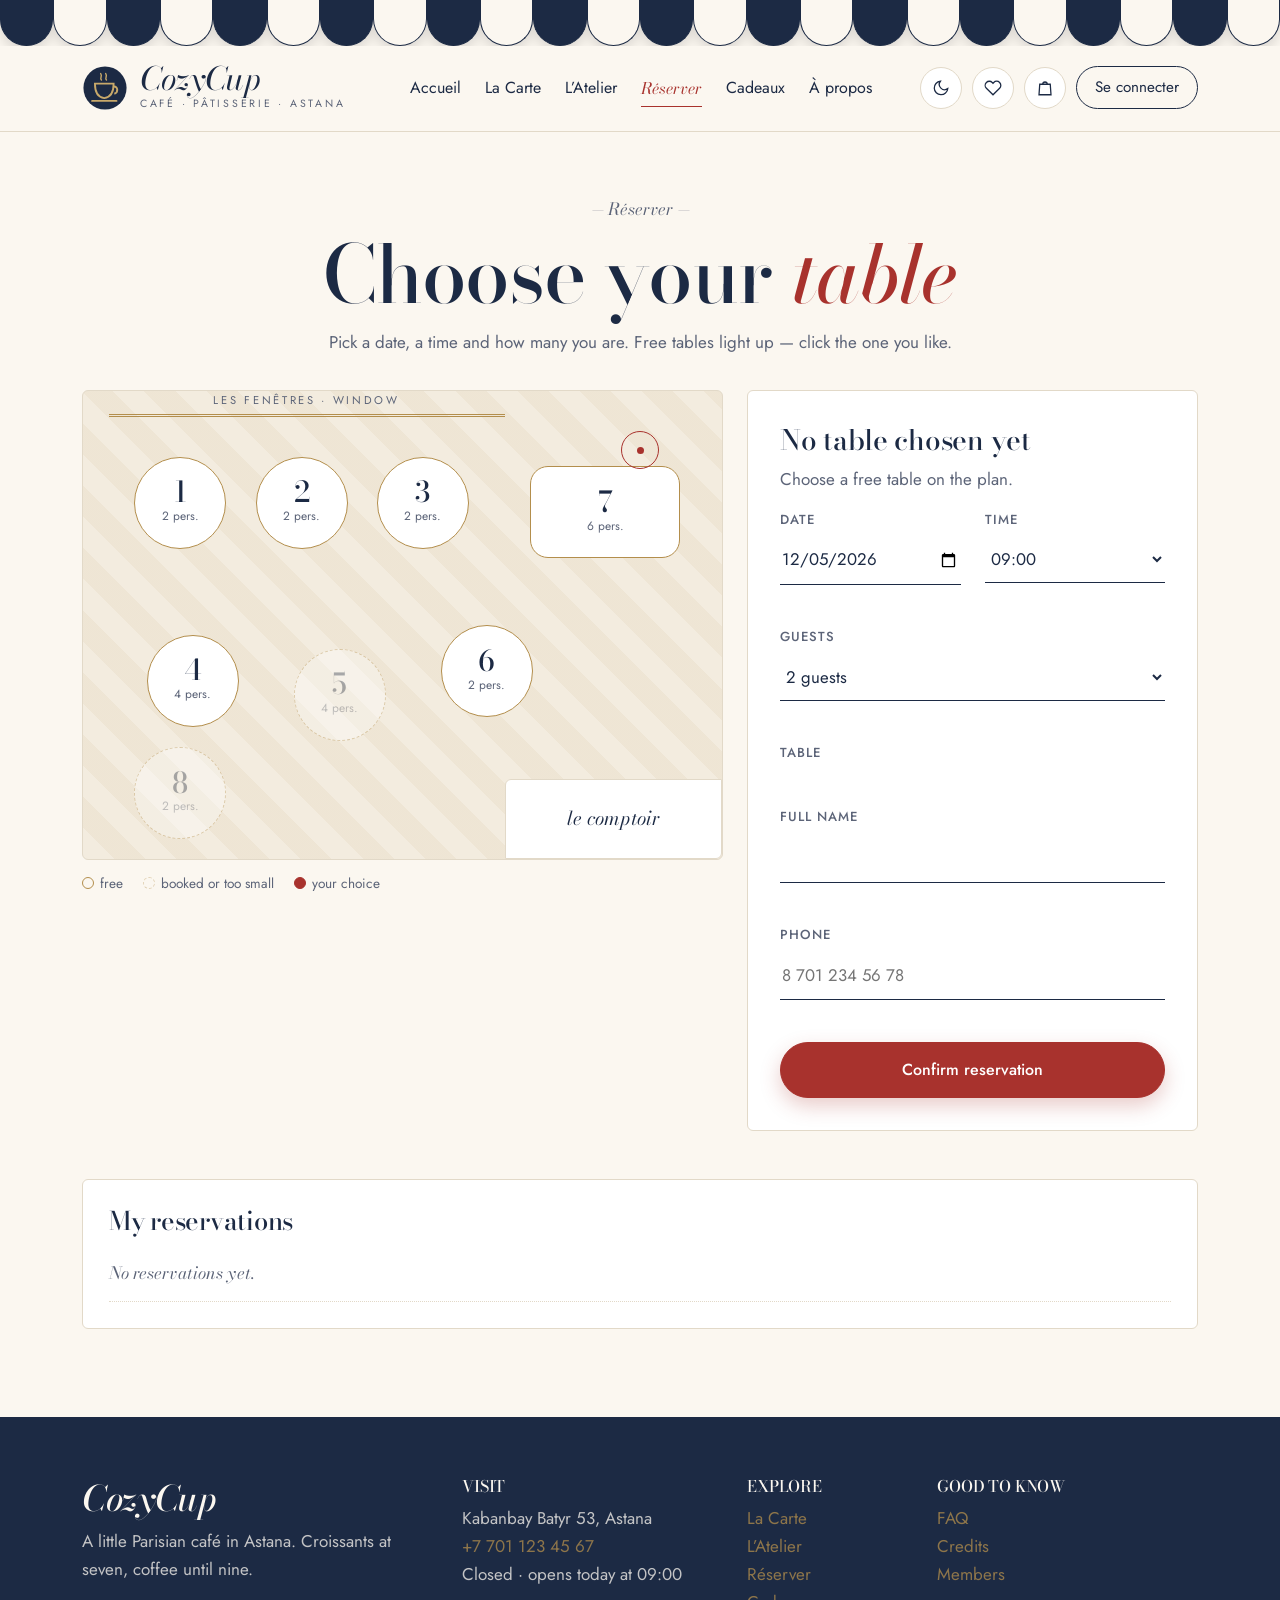
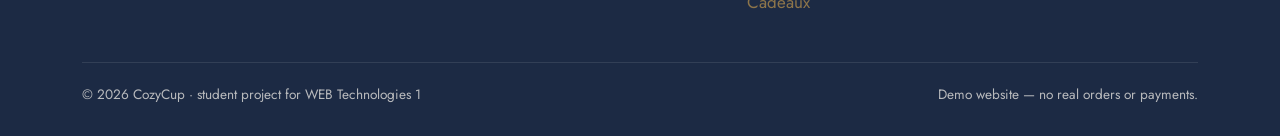
<file: reserve.html>
<!DOCTYPE html>
<html lang="en" data-theme="light">
<head>
<meta charset="utf-8">
<meta name="viewport" content="width=device-width, initial-scale=1">
<title>Réserver — book a table · CozyCup</title>
<meta name="description" content="Book a table at CozyCup: choose the date, time and your own table on the seating plan.">
<link rel="icon" href="images/logo.svg" type="image/svg+xml">
<script src="js/theme.js"></script>
<link rel="preconnect" href="https://fonts.googleapis.com">
<link rel="preconnect" href="https://fonts.gstatic.com" crossorigin>
<link rel="stylesheet" href="https://fonts.googleapis.com/css2?family=Bodoni+Moda:ital,wght@0,400;0,500;0,700;1,400;1,500&amp;family=Jost:wght@300;400;500;600&amp;display=swap">
<link rel="stylesheet" href="https://cdn.jsdelivr.net/npm/bootstrap@5.3.3/dist/css/bootstrap.min.css">
<link rel="stylesheet" href="css/style.css">
</head>
<body>
<a class="skip-link" href="#main">Skip to content</a>
<div class="awning" aria-hidden="true"><span></span><span></span><span></span><span></span><span></span><span></span><span></span><span></span><span></span><span></span><span></span><span></span><span></span><span></span><span></span><span></span><span></span><span></span><span></span><span></span><span></span><span></span><span></span><span></span></div>
<header class="cc-nav">
  <nav class="navbar navbar-expand-lg py-0" aria-label="Main navigation">
    <div class="container">
      <a class="navbar-brand" href="index.html">
        <img src="images/logo.svg" alt="CozyCup logo" width="46" height="46">
        <span><span class="brand-name">CozyCup</span><span class="brand-sub">café · pâtisserie · Astana</span></span>
      </a>
      <button class="navbar-toggler" type="button" data-bs-toggle="collapse" data-bs-target="#mainNav" aria-controls="mainNav" aria-expanded="false" aria-label="Open the menu">
        <span class="toggler-lines"></span>
      </button>
      <div class="collapse navbar-collapse" id="mainNav">
        <ul class="navbar-nav mx-auto"><li class="nav-item"><a class="nav-link" href="index.html" title="Home">Accueil</a></li><li class="nav-item"><a class="nav-link" href="menu.html" title="Menu">La Carte</a></li><li class="nav-item"><a class="nav-link" href="atelier.html" title="Build a drink">L’Atelier</a></li><li class="nav-item"><a class="nav-link active" aria-current="page" href="reserve.html" title="Book a table">Réserver</a></li><li class="nav-item"><a class="nav-link" href="gift.html" title="Gift cards">Cadeaux</a></li><li class="nav-item"><a class="nav-link" href="about.html" title="About & contact">À propos</a></li></ul>
        <div class="nav-tools">
          <button type="button" class="icon-btn theme-toggle" aria-pressed="false" aria-label="Switch to dark mode"><svg class="ico-moon" width="18" height="18" viewBox="0 0 24 24" fill="none" stroke="currentColor" stroke-width="1.7" aria-hidden="true"><path d="M21 12.8A9 9 0 1 1 11.2 3a7 7 0 0 0 9.8 9.8z"/></svg><svg class="ico-sun" width="18" height="18" viewBox="0 0 24 24" fill="none" stroke="currentColor" stroke-width="1.7" aria-hidden="true"><circle cx="12" cy="12" r="4"/><path d="M12 2v2M12 20v2M4.9 4.9l1.4 1.4M17.7 17.7l1.4 1.4M2 12h2M20 12h2M4.9 19.1l1.4-1.4M17.7 6.3l1.4-1.4"/></svg></button>
          <a class="icon-btn" href="profile.html#favourites" aria-label="My favourites"><svg width="18" height="18" viewBox="0 0 24 24" fill="none" stroke="currentColor" stroke-width="1.7" aria-hidden="true"><path d="M20.8 4.6a5.5 5.5 0 0 0-7.8 0L12 5.7l-1-1.1a5.5 5.5 0 0 0-7.8 7.8l1 1L12 21l7.8-7.6 1-1a5.5 5.5 0 0 0 0-7.8z"/></svg><span class="badge-count is-empty" id="favCount">0</span></a>
          <a class="icon-btn" href="cart.html" aria-label="My order"><svg width="18" height="18" viewBox="0 0 24 24" fill="none" stroke="currentColor" stroke-width="1.7" aria-hidden="true"><path d="M5 7h14l1 14H4z"/><path d="M9 7a3 3 0 0 1 6 0"/></svg><span class="badge-count is-empty" id="cartCount">0</span></a>
          <a class="account-link" id="accountLink" href="account.html">Se connecter</a>
        </div>
      </div>
    </div>
  </nav>
</header>
<main id="main">

<section class="page-head">
  <div class="container">
    <p class="kicker">— Réserver —</p>
    <h1>Choose your <em>table</em></h1>
    <p>Pick a date, a time and how many you are. Free tables light up — click the one you like.</p>
  </div>
</section>

<section class="pb-5">
  <div class="container">
    <div class="row g-4">
      <div class="col-lg-7">
        <div class="room" id="room" aria-label="Seating plan">
          <div class="window">les fenêtres · window</div>
          <div class="counter">le comptoir</div>
          <div class="waiter-tip" id="waiterTip" aria-hidden="true"></div>
        </div>
        <div class="room-legend"><span><i></i>free</span><span><i class="l-taken"></i>booked or too small</span><span><i class="l-pick"></i>your choice</span></div>
      </div>
      <div class="col-lg-5">
        <form class="form-card" id="bookingForm" novalidate>
          <h2 class="h3" id="pickedTitle">No table chosen yet</h2>
          <p class="mb-3" id="pickedSub">Choose a table on the plan.</p>
          <div class="row">
            <div class="col-6"><div class="field"><label for="bDate">Date</label><input id="bDate" name="bDate" type="date" value=""><span class="field-msg" aria-live="polite"></span></div></div>
            <div class="col-6"><div class="field"><label for="bTime">Time</label><select id="bTime" name="bTime"></select><span class="field-msg" aria-live="polite"></span></div></div>
          </div>
          <div class="field"><label for="bGuests">Guests</label><select id="bGuests" name="bGuests"><option value="1">1 guest</option><option value="2" selected>2 guests</option><option value="3">3 guests</option><option value="4">4 guests</option><option value="5">5 guests</option><option value="6">6 guests</option></select><span class="field-msg" aria-live="polite"></span></div>
          <input type="hidden" id="bTable" value="">
          <div class="field" id="tableField"><span class="label">Table</span><span class="field-msg" aria-live="polite"></span></div>
          <div class="field"><label for="bName">Full name</label><input id="bName" name="bName" type="text" value="" autocomplete="name"><span class="field-msg" aria-live="polite"></span></div>
          <div class="field"><label for="bPhone">Phone</label><input id="bPhone" name="bPhone" type="tel" value="" placeholder="8 701 234 56 78" autocomplete="tel"><span class="field-msg" aria-live="polite"></span></div>
          <button type="submit" class="btn-cc w-100" data-magnetic>Confirm reservation</button>
          <div class="success-box" id="bookingOk" role="status"></div>
        </form>
      </div>
    </div>

    <div class="panel mt-5">
      <div class="d-flex justify-content-between align-items-center">
        <h2 class="mb-0">My reservations <span class="text-muted fs-5" id="bookingCount"></span></h2>
        <button type="button" class="btn-link-cc" id="clearBookings">Cancel all</button>
      </div>
      <ul class="booking-list mt-2" id="bookingList"></ul>
    </div>
  </div>
</section>

</main>
<footer class="site-footer">
  <div class="container">
    <div class="row g-4">
      <div class="col-lg-4">
        <h2>CozyCup</h2>
        <p>A little Parisian café in Astana. Croissants at seven, coffee until nine.</p>
      </div>
      <div class="col-6 col-lg-3">
        <h3 class="h6 text-uppercase">Visit</h3>
        <ul>
          <li>Kabanbay Batyr 53, Astana</li>
          <li><a href="tel:+77011234567">+7 701 123 45 67</a></li>
          <li class="js-open-status">Open daily</li>
        </ul>
      </div>
      <div class="col-6 col-lg-2">
        <h3 class="h6 text-uppercase">Explore</h3>
        <ul>
          <li><a href="menu.html">La Carte</a></li>
          <li><a href="atelier.html">L’Atelier</a></li>
          <li><a href="reserve.html">Réserver</a></li>
          <li><a href="gift.html">Cadeaux</a></li>
        </ul>
      </div>
      <div class="col-lg-3">
        <h3 class="h6 text-uppercase">Good to know</h3>
        <ul>
          <li><a href="about.html#faq">FAQ</a></li>
          <li><a href="about.html#credits">Credits</a></li>
          <li><a href="account.html">Members</a></li>
        </ul>
      </div>
    </div>
    <div class="footer-bottom d-flex flex-wrap justify-content-between gap-2">
      <span>© <span class="js-year">2026</span> CozyCup · student project for WEB Technologies 1</span>
      <span>Demo website — no real orders or payments.</span>
    </div>
  </div>
</footer>
<script src="https://code.jquery.com/jquery-3.7.1.min.js"></script>
<script src="https://cdn.jsdelivr.net/npm/bootstrap@5.3.3/dist/js/bootstrap.bundle.min.js"></script>
<script src="js/data.js"></script>
<script src="js/storage.js"></script>
<script src="js/common.js"></script>
<script src="js/validate.js"></script>
<script src="js/reserve.js"></script>
<script src="js/motion.js"></script>
</body>
</html>
</file>
<file: css/style.css>
/* =========================================================
   CozyCup — Café Parisien · style.css
   Own styles on top of the Bootstrap grid.
   1. Fonts   2. Colour variables (light + dark)   3. Base
   4. Buttons   5. Awning + navbar   6. Cursor   7. Home
   8. Menu Book + Aroma Wheel   9. Atelier   10. Reserve
   11. Gift card   12. Cart   13. Account + Profile
   14. About   15. Forms   16. Footer, toast   17. Animations
   18. Media queries   19. Less text, more pictures
   ========================================================= */

/* ---------- 1. Fonts: Bodoni Moda + Jost are loaded from Google Fonts in the <head> ---------- */

/* ---------- 2. Colours ---------- */
:root {
  --bg: #FBF7F0;
  --bg-soft: #F3ECDF;
  --card: #FFFFFF;
  --paper: #FFFDF8;
  --ink: #1C2A44;
  --muted: #5C6478;
  --red: #A8322D;
  --red-dark: #8C2723;
  --gold: #B38E4C;
  --line: #E2D9C8;
  --stripe-a: #1C2A44;
  --stripe-b: #FBF7F0;
  --band: #1C2A44;
  --band-ink: #FBF7F0;
  --ok: #2E7D4F;
  --ok-bg: #E3F2E8;
  --error: #B3261E;
  --error-bg: #FBEAE8;
  --shadow: 0 20px 50px rgba(28, 42, 68, .14);
  --focus: #A8322D;
  --font-serif: "Bodoni Moda", Georgia, serif;
  --font-sans: "Jost", "Segoe UI", Arial, sans-serif;
  --radius: 6px;
}
[data-theme="dark"] {
  --bg: #121929;
  --bg-soft: #18213A;
  --card: #1A2339;
  --paper: #F7F1E6;
  --ink: #F3ECDF;
  --muted: #A9AFC0;
  --red: #E0675F;
  --red-dark: #F08079;
  --gold: #C8A96A;
  --line: #2C3651;
  --stripe-a: #C8A96A;
  --stripe-b: #121929;
  --band: #18213A;
  --band-ink: #F3ECDF;
  --ok: #7FCB9C;
  --ok-bg: rgba(127, 203, 156, .12);
  --error: #F2928A;
  --error-bg: rgba(242, 146, 138, .12);
  --shadow: 0 20px 50px rgba(0, 0, 0, .45);
  --focus: #C8A96A;
}

/* ---------- 3. Base ---------- */
html { scroll-behavior: smooth; }
body {
  background: var(--bg);
  color: var(--ink);
  font-family: var(--font-sans);
  font-size: 17px;
  line-height: 1.65;
  font-weight: 400;
  transition: background-color .4s ease, color .4s ease;
  -webkit-font-smoothing: antialiased;
}
h1, h2, h3, h4 { font-family: var(--font-serif); font-weight: 500; letter-spacing: -.01em; color: var(--ink); }
h1 em, h2 em, h3 em { color: var(--red); font-style: italic; }
p { color: var(--muted); }
a { color: var(--red); }
a:hover { color: var(--red-dark); }
img { max-width: 100%; height: auto; }
::selection { background: var(--red); color: #fff; }

:focus-visible { outline: 2px solid var(--focus); outline-offset: 3px; border-radius: 4px; }
.skip-link { position: absolute; left: -999px; top: 8px; background: var(--ink); color: var(--bg); padding: 8px 14px; z-index: 2000; }
.skip-link:focus { left: 12px; }

.kicker { font-family: var(--font-serif); font-style: italic; color: var(--muted); font-size: 1.05rem; }
.eyebrow { display: inline-block; font-size: .75rem; letter-spacing: .26em; text-transform: uppercase; color: var(--red); font-weight: 500; }
.section { padding: 90px 0; }
.section-title { font-size: clamp(2.2rem, 4vw, 3.4rem); text-align: center; margin-bottom: .4rem; }
.section-lead { text-align: center; max-width: 620px; margin: 0 auto 48px; }
.page-head { padding: 64px 0 34px; text-align: center; }
.page-head h1 { font-size: clamp(2.8rem, 7vw, 5rem); line-height: 1; margin: 10px 0 14px; }
.page-head p { max-width: 640px; margin: 0 auto; }

/* ---------- 4. Buttons ---------- */
.btn-cc, .btn-cc-outline {
  display: inline-flex; align-items: center; justify-content: center; gap: 8px;
  padding: 14px 30px; border-radius: 999px; font-family: var(--font-sans); font-weight: 500; font-size: 1rem;
  text-decoration: none; cursor: pointer; border: 1px solid var(--red);
  transition: background-color .25s, color .25s, border-color .25s, box-shadow .25s, transform .25s cubic-bezier(.2, .8, .2, 1);
}
.btn-cc { background: var(--red); color: #fff; box-shadow: 0 8px 20px rgba(168, 50, 45, .25); }
.btn-cc:hover { background: var(--red-dark); border-color: var(--red-dark); color: #fff; box-shadow: 0 12px 26px rgba(168, 50, 45, .35); }
[data-theme="dark"] .btn-cc { color: #121929; }
[data-theme="dark"] .btn-cc:hover { color: #121929; }
.btn-cc-outline { background: transparent; color: var(--ink); border-color: var(--ink); }
.btn-cc-outline:hover { background: var(--ink); color: var(--bg); }
.btn-cc:disabled, .btn-cc-outline:disabled { opacity: .45; cursor: not-allowed; }
.btn-small { padding: 8px 18px; font-size: .9rem; }
.btn-link-cc { background: none; border: 0; padding: 0; color: var(--red); font-weight: 500; text-decoration: underline; cursor: pointer; }
.icon-btn {
  width: 42px; height: 42px; border-radius: 50%; border: 1px solid var(--line); background: var(--card); color: var(--ink);
  display: inline-grid; place-items: center; position: relative; transition: border-color .2s, transform .2s, background-color .2s;
  text-decoration: none; cursor: pointer;
}
.icon-btn:hover { border-color: var(--red); color: var(--red); transform: translateY(-2px); }
.icon-btn.active { border-color: var(--red); color: var(--red); box-shadow: 0 0 0 3px rgba(168, 50, 45, .15); }
.account-link.active { background: var(--ink); color: var(--bg); }
.account-link.is-user.active .avatar { box-shadow: 0 0 0 3px var(--red); }
.fav-btn.is-on { color: #fff; background: var(--red); border-color: var(--red); }

/* ---------- 5. Awning + navbar ---------- */
.awning { display: flex; height: 46px; position: relative; z-index: 30; filter: drop-shadow(0 6px 6px rgba(0, 0, 0, .12)); }
.awning span {
  flex: 1; height: 46px; border-radius: 0 0 999px 999px; transform-origin: top center;
  background: var(--stripe-a); border: 1px solid var(--stripe-a); border-top: 0;
  transition: background-color .4s;
}
.awning span:nth-child(even) { background: var(--stripe-b); }

.cc-nav { background: var(--bg); border-bottom: 1px solid var(--line); padding: 12px 0 14px; position: sticky; top: 0; z-index: 40; transition: background-color .4s; }
.cc-nav .navbar-brand { display: flex; align-items: center; gap: 12px; color: var(--ink); text-decoration: none; }
.brand-name { display: block; font-family: var(--font-serif); font-style: italic; font-size: 2rem; line-height: 1; }
.brand-sub { display: block; font-size: .66rem; letter-spacing: .26em; text-transform: uppercase; color: var(--muted); }
.cc-nav .nav-link { color: var(--ink); font-size: 1rem; padding: 6px 12px !important; position: relative; }
.cc-nav .nav-link::after { content: ""; position: absolute; left: 12px; right: 12px; bottom: 0; height: 1px; background: var(--red); transform: scaleX(0); transition: transform .3s; transform-origin: left; }
.cc-nav .nav-link:hover { color: var(--red); }
.cc-nav .nav-link:hover::after { transform: scaleX(1); }
.cc-nav .nav-link.active { color: var(--red); font-family: var(--font-serif); font-style: italic; }
.cc-nav .nav-link.active::after { transform: scaleX(1); }
.nav-tools { display: flex; align-items: center; gap: 10px; }
.badge-count { position: absolute; top: -8px; right: -8px; min-width: 20px; height: 20px; padding: 0 5px; border-radius: 10px; background: var(--red); color: #fff; font-size: .7rem; font-weight: 600; display: grid; place-items: center; }
[data-theme="dark"] .badge-count { color: #121929; }
.badge-count.is-empty { display: none; }
.account-link { border: 1px solid var(--ink); border-radius: 999px; padding: 8px 18px; color: var(--ink); text-decoration: none; font-size: .95rem; transition: background-color .2s, color .2s; display: inline-flex; align-items: center; }
.account-link:hover { background: var(--ink); color: var(--bg); }
.account-link.is-user { border: 0; padding: 0; }
.avatar { width: 42px; height: 42px; border-radius: 50%; background: var(--gold); color: #1C2A44; display: inline-grid; place-items: center; font-weight: 600; font-size: .9rem; }
.theme-toggle .ico-sun { display: none; }
[data-theme="dark"] .theme-toggle .ico-sun { display: block; }
[data-theme="dark"] .theme-toggle .ico-moon { display: none; }
.navbar-toggler { border: 1px solid var(--line); color: var(--ink); padding: 8px 10px; }
.navbar-toggler:focus { box-shadow: none; }
.toggler-lines { display: block; width: 22px; height: 12px; border-top: 1.5px solid currentColor; border-bottom: 1.5px solid currentColor; }

/* ---------- 6. Custom cursor (only with a mouse) ---------- */
.has-motion, .has-motion a, .has-motion button, .has-motion label, .has-motion select, .has-motion [data-cursor] { cursor: none; }
.has-motion input, .has-motion textarea { cursor: text; }
.cursor-dot, .cursor-ring { position: fixed; top: 0; left: 0; pointer-events: none; z-index: 3000; border-radius: 50%; transition: opacity .3s; }
.cursor-dot { width: 7px; height: 7px; margin: -3.5px 0 0 -3.5px; background: var(--red); }
.cursor-ring {
  width: 38px; height: 38px; margin: -19px 0 0 -19px; border: 1px solid var(--red);
  display: grid; place-items: center;
  transition: width .3s, height .3s, margin .3s, background-color .3s, border-color .3s, opacity .3s;
}
.cursor-ring span { font-size: .7rem; letter-spacing: .14em; text-transform: uppercase; color: #fff; opacity: 0; transition: opacity .2s; }
.cursor-ring.is-hover { width: 60px; height: 60px; margin: -30px 0 0 -30px; background: rgba(168, 50, 45, .12); }
.cursor-ring.has-label { width: 86px; height: 86px; margin: -43px 0 0 -43px; background: var(--red); border-color: var(--red); }
.cursor-ring.has-label span { opacity: 1; }
[data-theme="dark"] .cursor-ring.has-label span { color: #121929; }
.cursor-ring.is-down { width: 26px; height: 26px; margin: -13px 0 0 -13px; }

/* ---------- 7. Home ---------- */
.hero { padding: 70px 0 90px; position: relative; overflow: hidden; }
.hero h1 { font-size: clamp(3.6rem, 10vw, 8.4rem); line-height: .92; letter-spacing: -.03em; margin: 16px 0 26px; }
.hero h1 .word { display: inline-block; white-space: nowrap; }
.hero h1 .char { display: inline-block; will-change: transform; }
.hero p.lead-text { font-size: 1.2rem; font-weight: 300; max-width: 520px; }
.open-chip { display: inline-flex; align-items: center; gap: 10px; font-size: .95rem; color: var(--muted); margin-top: 30px; padding-top: 22px; border-top: 1px solid var(--line); }
.open-chip .dot { width: 9px; height: 9px; border-radius: 50%; background: var(--ok); box-shadow: 0 0 0 4px var(--ok-bg); animation: pulse 2s infinite; }
.open-chip .is-closed { color: var(--error); }
.open-chip.closed .dot { background: var(--error); box-shadow: 0 0 0 4px var(--error-bg); animation: none; }
.hero-stage { position: relative; height: 520px; perspective: 1000px; }
.plate {
  position: absolute; left: 50%; top: 50%; width: 440px; height: 440px; margin: -220px 0 0 -220px; border-radius: 50%;
  background: var(--card); box-shadow: var(--shadow); display: grid; place-items: center; transform-style: preserve-3d;
}
.plate::before { content: ""; position: absolute; top: 22px; right: 22px; bottom: 22px; left: 22px; border-radius: 50%; border: 1px solid var(--line); }
.plate::after { content: ""; position: absolute; top: 38px; right: 38px; bottom: 38px; left: 38px; border-radius: 50%; border: 2px solid var(--red); opacity: .22; }
.hero-cup { width: 300px; color: var(--ink); position: relative; z-index: 2; }
.steam { transform-origin: 100px 60px; }
.steam path { animation: rise 3.6s ease-in-out infinite; }
.steam path:nth-child(2) { animation-delay: .6s; }
.steam path:nth-child(3) { animation-delay: 1.2s; }
.float-tag {
  position: absolute; width: 124px; height: 124px; border-radius: 50%; display: grid; place-items: center; text-align: center;
  font-size: .72rem; letter-spacing: .14em; text-transform: uppercase; line-height: 1.3; z-index: 3; box-shadow: var(--shadow);
}
.float-tag b { display: block; font-family: var(--font-serif); font-style: italic; text-transform: none; letter-spacing: 0; font-size: 1.35rem; font-weight: 500; }
.tag-red { background: var(--red); color: #fff; left: 2%; top: 4%; }
[data-theme="dark"] .tag-red { color: #121929; }
.tag-navy { background: var(--ink); color: var(--bg); right: 2%; bottom: 8%; }
.float-img { position: absolute; z-index: 1; opacity: .9; }
.float-img.croissant { width: 150px; right: 0; top: 2%; }
.float-img.macaron { width: 90px; left: 4%; bottom: 6%; }

.features-band { background: var(--band); color: var(--band-ink); position: relative; overflow: hidden; }
.features-band::before {
  content: ""; position: absolute; top: 0; right: 0; bottom: 0; left: 0; pointer-events: none; opacity: 0; transition: opacity .4s;
  background: radial-gradient(420px circle at var(--mx, 50%) var(--my, 50%), rgba(200, 169, 106, .22), transparent 60%);
}
.features-band:hover::before { opacity: 1; }
.feature-cell { padding: 40px 30px; border-right: 1px solid rgba(255, 255, 255, .12); display: block; color: inherit; text-decoration: none; height: 100%; position: relative; }
.feature-cell:hover { color: inherit; }
.feature-cell .num { font-family: var(--font-serif); font-style: italic; color: var(--gold); font-size: 2.8rem; line-height: 1; display: block; transition: transform .4s; }
.feature-cell:hover .num { transform: translateX(10px); }
.feature-cell h2 { color: inherit; font-size: 1.6rem; margin: 6px 0; }
.feature-cell p { color: inherit; opacity: .72; font-size: .95rem; margin: 0; }
.feature-cell .arrow { position: absolute; right: 26px; top: 40px; opacity: 0; transform: translateX(-10px); transition: .3s; color: var(--gold); }
.feature-cell:hover .arrow { opacity: 1; transform: none; }

.item-line { display: flex; align-items: baseline; gap: 12px; padding: 14px 0; }
.item-line .name { font-family: var(--font-serif); font-size: 1.35rem; color: var(--ink); }
.item-line .name small { display: block; font-family: var(--font-sans); font-size: .85rem; color: var(--muted); font-weight: 300; }
.item-line .leader { flex: 1; border-bottom: 1.5px dotted var(--line); transform: translateY(-8px); }
.item-line .price { font-family: var(--font-serif); font-size: 1.2rem; color: var(--red); white-space: nowrap; }
.item-line .add { margin-left: 8px; }

.journal { background: var(--bg-soft); }
.journal-card { background: var(--card); border: 1px solid var(--line); border-radius: var(--radius); padding: 40px; position: relative; transition: transform .3s, box-shadow .3s; transform-style: preserve-3d; overflow: hidden; }
.journal-card .date { font-family: var(--font-serif); font-style: italic; color: var(--muted); }
.journal-card h3 { font-size: 2.2rem; margin: 6px 0 12px; }
.journal-card img { width: 200px; }
.tilt-glare { position: absolute; top: 0; right: 0; bottom: 0; left: 0; pointer-events: none; opacity: 0; transition: opacity .3s; border-radius: inherit; }
.quote { font-family: var(--font-serif); font-style: italic; font-size: clamp(1.5rem, 3vw, 2.2rem); color: var(--ink); max-width: 820px; margin: 0 auto; text-align: center; line-height: 1.35; }
.quote-by { display: block; text-align: center; margin-top: 16px; color: var(--muted); }

/* ---------- 8. Menu Book ---------- */
.book-wrap { perspective: 2200px; max-width: 1040px; margin: 0 auto; }
.book { display: grid; grid-template-columns: 1fr 1fr; position: relative; box-shadow: 0 40px 80px rgba(28, 42, 68, .28); border-radius: 8px; transform-style: preserve-3d; transition: transform .6s; }
.book::before { content: ""; position: absolute; left: 50%; top: 0; bottom: 0; width: 46px; transform: translateX(-50%); background: linear-gradient(90deg, transparent, rgba(0, 0, 0, .16), transparent); z-index: 6; pointer-events: none; }
.page {
  background: var(--paper); color: #1C2A44; padding: 44px 48px 58px; min-height: 600px; position: relative;
  background-image: radial-gradient(rgba(28, 42, 68, .035) 1px, transparent 1px); background-size: 4px 4px;
}
.page h2, .page h3, .page .item-line .name { color: #1C2A44; }
.page p, .page .item-line .name small { color: #5C6478; }
.page .item-line .price { color: #A8322D; }
.page .item-line .leader { border-color: #E2D9C8; }
.page-left { border-radius: 8px 0 0 8px; box-shadow: inset -30px 0 40px -30px rgba(0, 0, 0, .18); }
.page-right { border-radius: 0 8px 8px 0; box-shadow: inset 30px 0 40px -30px rgba(0, 0, 0, .18); }
.page .chap { font-size: .72rem; letter-spacing: .3em; text-transform: uppercase; color: #A8322D; text-align: center; display: block; }
.page h2 { font-style: italic; text-align: center; font-size: 2.8rem; margin: 8px 0 4px; }
.page .en { text-align: center; color: #5C6478; font-size: .9rem; letter-spacing: .1em; }
.page .chapter-art { display: block; width: 210px; margin: 30px auto; }
.page .story { font-family: var(--font-serif); font-style: italic; font-size: 1.15rem; text-align: center; max-width: 360px; margin: 0 auto; color: #1C2A44; }
.page .folio { position: absolute; bottom: 20px; left: 0; right: 0; text-align: center; font-family: var(--font-serif); font-style: italic; color: #5C6478; }
.page .item-line { padding: 10px 0; }
.page .item-line .name { font-size: 1.2rem; }
.mini-btn { width: 32px; height: 32px; border-radius: 50%; border: 1px solid #E2D9C8; background: #fff; color: #1C2A44; display: inline-grid; place-items: center; font-size: 1rem; line-height: 1; transition: .2s; flex: none; }
.mini-btn:hover { background: #A8322D; border-color: #A8322D; color: #fff; }
.mini-btn.is-on { background: #A8322D; border-color: #A8322D; color: #fff; }
.page-corner {
  position: absolute; right: 0; bottom: 0; width: 70px; height: 70px; z-index: 5; border: 0; padding: 0; border-radius: 0 0 8px 0;
  background: linear-gradient(225deg, #FBF7F0 0%, #FBF7F0 50%, #E6DAC4 50%, #F6EEDF 100%);
  box-shadow: -6px -6px 12px rgba(0, 0, 0, .1); transition: width .35s, height .35s;
}
[data-theme="dark"] .page-corner { background: linear-gradient(225deg, #121929 0%, #121929 50%, #E6DAC4 50%, #F6EEDF 100%); }
.page-right:hover .page-corner, .page-corner:focus-visible { width: 120px; height: 120px; }
.leaf {
  position: absolute; top: 0; bottom: 0; width: 50%; z-index: 8; transform-style: preserve-3d; pointer-events: none;
  transition: transform .9s cubic-bezier(.45, .05, .2, 1);
}
.leaf.forward { left: 50%; transform-origin: left center; }
.leaf.backward { left: 0; transform-origin: right center; }
.leaf .face { position: absolute; top: 0; right: 0; bottom: 0; left: 0; backface-visibility: hidden; background: var(--paper); border-radius: 0 8px 8px 0; box-shadow: inset 30px 0 40px -30px rgba(0, 0, 0, .25); }
.leaf .back { transform: rotateY(180deg); border-radius: 8px 0 0 8px; }
.leaf.forward.turn { transform: rotateY(-180deg); }
.leaf.backward.turn { transform: rotateY(180deg); }
.book-controls { display: flex; align-items: center; justify-content: center; gap: 16px; margin-top: 30px; flex-wrap: wrap; }
.chapter-tabs { display: flex; gap: 6px; flex-wrap: wrap; justify-content: center; }
.chapter-tabs button { border: 1px solid transparent; background: none; color: var(--ink); border-radius: 999px; padding: 8px 16px; font-size: .95rem; transition: .2s; }
.chapter-tabs button:hover { border-color: var(--line); }
.chapter-tabs button[aria-current="true"] { background: var(--ink); color: var(--bg); }
.menu-search { max-width: 520px; margin: 0 auto 34px; position: relative; }
.menu-search input { width: 100%; border: 0; border-bottom: 1px solid var(--ink); background: transparent; padding: 12px 40px 12px 4px; font-size: 1.1rem; color: var(--ink); font-family: var(--font-serif); font-style: italic; }
.menu-search input:focus { outline: none; border-color: var(--red); }
.menu-search .clear { position: absolute; right: 0; top: 8px; }
.results-grid { display: grid; grid-template-columns: repeat(auto-fill, minmax(260px, 1fr)); gap: 22px; }
.dish-card { background: var(--card); border: 1px solid var(--line); border-radius: var(--radius); padding: 24px; position: relative; overflow: hidden; transition: transform .3s, box-shadow .3s, border-color .3s; transform-style: preserve-3d; }
.dish-card:hover { box-shadow: var(--shadow); border-color: var(--gold); }
.dish-card img { width: 110px; display: block; margin: 0 auto 10px; transition: transform .5s; }
.dish-card:hover img { transform: scale(1.08) rotate(-4deg); }
.dish-card h3 { font-size: 1.4rem; margin: 0; }
.dish-card .row-end { display: flex; align-items: center; justify-content: space-between; margin-top: 12px; }
.dish-card .price { font-family: var(--font-serif); color: var(--red); font-size: 1.25rem; }
.dish-card .fav-btn { position: absolute; top: 14px; right: 14px; }
.empty-state { text-align: center; padding: 60px 20px; border: 1px dashed var(--line); border-radius: var(--radius); }
.empty-state img { width: 120px; opacity: .7; margin-bottom: 10px; }
.empty-state h3 { font-size: 1.8rem; font-style: italic; }

.aroma { background: var(--bg-soft); }
.wheel-box { position: relative; max-width: 440px; margin: 0 auto; }
.wheel-svg { width: 100%; height: auto; display: block; }
.wheel-seg { cursor: pointer; transition: opacity .3s, transform .3s; transform-origin: 200px 200px; outline: none; }
.wheel-seg path { stroke: var(--bg-soft); stroke-width: 3; transition: opacity .3s; }
.wheel-seg text { fill: #fff; font-family: var(--font-sans); font-size: 12px; letter-spacing: .12em; text-transform: uppercase; font-weight: 600; pointer-events: none; }
.wheel-seg:hover, .wheel-seg:focus-visible { transform: scale(1.04); }
.wheel-seg.is-off path { opacity: .35; }
.wheel-seg.is-on path { opacity: 1; }
.wheel-center { fill: var(--card); stroke: var(--line); }
.wheel-center-text { fill: var(--ink); font-family: var(--font-serif); font-style: italic; font-size: 18px; }
.match-card { background: var(--card); border: 1px solid var(--line); border-radius: var(--radius); padding: 30px; display: flex; gap: 24px; align-items: center; transition: transform .3s; transform-style: preserve-3d; position: relative; overflow: hidden; }
.match-card img { width: 120px; flex: none; }
.match-card .pct { font-family: var(--font-serif); font-size: 3rem; color: var(--red); line-height: 1; }
.meter { height: 5px; background: var(--line); border-radius: 3px; overflow: hidden; margin: 4px 0 10px; }
.meter i { display: block; height: 100%; background: var(--red); border-radius: 3px; transition: width .6s; }
.also-list { list-style: none; padding: 0; margin: 18px 0 0; }
.also-list li { display: flex; justify-content: space-between; padding: 10px 0; border-bottom: 1px dotted var(--line); }
.also-list b { font-family: var(--font-serif); color: var(--red); font-weight: 500; }
.chip { display: inline-flex; align-items: center; gap: 6px; border: 1px solid var(--line); border-radius: 999px; padding: 6px 14px; font-size: .9rem; background: var(--card); color: var(--ink); }

/* ---------- 9. Atelier ---------- */
.atelier-grid { display: grid; grid-template-columns: 1fr 1.1fr 1fr; gap: 34px; align-items: start; }
.opt-group { border: 0; padding: 0; margin: 0 0 26px; }
.opt-group legend small { color: var(--muted) !important; }
.opt-group legend { font-family: var(--font-serif); font-size: 1.5rem; float: none; margin-bottom: 8px; padding-bottom: 6px; border-bottom: 1px solid var(--line); width: 100%; }
.opt { display: flex; align-items: center; gap: 12px; padding: 8px 10px; border-radius: 8px; cursor: pointer; transition: background-color .2s; margin: 0; }
.opt:hover { background: var(--bg-soft); }
.opt input { accent-color: var(--red); width: 18px; height: 18px; }
.opt .extra { margin-left: auto; color: var(--muted); font-size: .9rem; }
.opt input:checked + .label-text { color: var(--red); font-weight: 500; }
.cup-stage { background: var(--band); border-radius: var(--radius); padding: 40px 20px 30px; text-align: center; position: sticky; top: 120px; overflow: hidden; }
.cup-stage::before { content: ""; position: absolute; top: 0; right: 0; bottom: 0; left: 0; background: radial-gradient(circle at 50% 35%, rgba(200, 169, 106, .25), transparent 60%); }
.glass { position: relative; width: 240px; height: 300px; margin: 0 auto; transform-style: preserve-3d; }
.glass-body {
  position: absolute; left: 20px; right: 20px; top: 40px; bottom: 0;
  clip-path: polygon(0 0, 100% 0, 86% 100%, 14% 100%);
  background: rgba(255, 255, 255, .1); display: flex; flex-direction: column-reverse; overflow: hidden;
}
.glass-outline { position: absolute; top: 0; right: 0; bottom: 0; left: 0; pointer-events: none; }
.layer { width: 100%; height: 0; position: relative; flex: none; }
.layer::after { content: ""; position: absolute; left: 0; right: 0; top: 0; height: 6px; background: rgba(255, 255, 255, .25); }
.foam { position: absolute; left: 30px; right: 30px; height: 26px; border-radius: 50%; background: #FFFDF8; transition: bottom .6s, opacity .4s; opacity: 0; }
.cup-name { color: #F3ECDF; font-family: var(--font-serif); font-style: italic; font-size: 1.8rem; margin-top: 22px; position: relative; min-height: 2.6rem; }
.cup-name small { display: block; font-family: var(--font-sans); font-style: normal; font-size: .72rem; letter-spacing: .26em; text-transform: uppercase; color: var(--gold); }
.recap { background: var(--card); border: 1px solid var(--line); border-radius: var(--radius); padding: 28px; }
.recap-line { display: flex; justify-content: space-between; padding: 8px 0; border-bottom: 1px dotted var(--line); color: var(--muted); }
.recap-total { display: flex; justify-content: space-between; font-family: var(--font-serif); font-size: 2rem; padding: 14px 0 6px; }
.nutri { display: grid; grid-template-columns: repeat(3, 1fr); text-align: center; border-top: 1px solid var(--line); border-bottom: 1px solid var(--line); padding: 14px 0; margin: 10px 0 18px; font-size: .8rem; color: var(--muted); }
.nutri b { display: block; font-family: var(--font-serif); font-size: 1.6rem; color: var(--ink); font-weight: 500; }
.saved-recipes { list-style: none; padding: 0; margin: 0; }
.saved-recipes li { display: flex; align-items: center; gap: 12px; padding: 12px 0; border-bottom: 1px dotted var(--line); }
.saved-recipes li span { flex: 1; }
.saved-recipes small { display: block; color: var(--muted); }

/* ---------- 10. Reserve ---------- */
.room {
  position: relative; height: 470px; border: 1px solid var(--line); border-radius: var(--radius); background: var(--bg-soft);
  background-image: repeating-linear-gradient(45deg, transparent 0, transparent 22px, rgba(179, 142, 76, .07) 22px, rgba(179, 142, 76, .07) 44px); overflow: hidden;
}
.room .window { position: absolute; top: 0; left: 4%; right: 34%; height: 26px; border-bottom: 3px double var(--gold); text-align: center; font-size: .7rem; letter-spacing: .24em; text-transform: uppercase; color: var(--muted); }
.room .counter { position: absolute; right: 0; bottom: 0; width: 34%; height: 80px; background: var(--card); border: 1px solid var(--line); border-radius: var(--radius) 0 var(--radius) 0; display: grid; place-items: center; font-family: var(--font-serif); font-style: italic; font-size: 1.2rem; }
.table-btn {
  position: absolute; width: 92px; height: 92px; border-radius: 50%; border: 1.5px solid var(--gold); background: var(--card); color: var(--muted);
  display: flex; flex-direction: column; align-items: center; justify-content: center; font-size: .75rem; padding: 0;
  transition: transform .35s cubic-bezier(.2, .8, .2, 1), box-shadow .35s, background-color .25s;
}
.table-btn b { font-family: var(--font-serif); font-size: 1.8rem; color: var(--ink); line-height: 1; font-weight: 500; }
.table-btn.wide { width: 150px; border-radius: 18px; }
.table-btn:hover:not(:disabled) { transform: translateY(-6px) scale(1.06); box-shadow: 0 16px 30px rgba(0, 0, 0, .15); }
.table-btn:disabled { opacity: .35; border-style: dashed; cursor: not-allowed; }
.table-btn.is-picked { background: var(--red); border-color: var(--red); color: #fff; box-shadow: 0 0 0 8px rgba(168, 50, 45, .2); }
.table-btn.is-picked b { color: #fff; }
.room-legend { display: flex; gap: 20px; font-size: .85rem; color: var(--muted); margin-top: 12px; flex-wrap: wrap; }
.room-legend i { display: inline-block; width: 12px; height: 12px; border-radius: 50%; border: 1.5px solid var(--gold); margin-right: 6px; vertical-align: -1px; }
.room-legend .l-taken { opacity: .35; border-style: dashed; }
.room-legend .l-pick { background: var(--red); border-color: var(--red); }
.waiter-tip { position: absolute; pointer-events: none; background: var(--ink); color: var(--bg); padding: 6px 12px; border-radius: 6px; font-size: .8rem; white-space: nowrap; opacity: 0; transform: translate(-50%, -130%); transition: opacity .2s; z-index: 4; }
.booking-list { list-style: none; padding: 0; margin: 0; }
.booking-list li { display: flex; align-items: center; gap: 14px; padding: 14px 0; border-bottom: 1px dotted var(--line); }
.booking-list li div { flex: 1; }
.booking-list b { font-family: var(--font-serif); font-weight: 500; font-size: 1.15rem; display: block; }

/* ---------- 11. Gift card ---------- */
.envelope { position: relative; padding: 50px 34px 80px; background: #E9DFC8; border-radius: 6px; box-shadow: 0 40px 70px rgba(0, 0, 0, .3); transform-style: preserve-3d; transition: transform .3s; }
.envelope::before { content: ""; position: absolute; left: 0; right: 0; bottom: 0; height: 58%; background: linear-gradient(160deg, #DED2B6 50%, #E4D9BF 50%); clip-path: polygon(0 0, 50% 60%, 100% 0, 100% 100%, 0 100%); border-radius: 0 0 6px 6px; }
.gift-card {
  position: relative; z-index: 1; color: #F3ECDF; padding: 32px 36px; border-radius: 4px; background: #1C2A44;
  outline: 1px solid #C8A96A; outline-offset: -12px; transform: rotate(-2deg) translateY(-34px); transition: background-color .4s, transform .6s cubic-bezier(.2, .8, .2, 1);
}
.gift-card.is-sealed { transform: rotate(0) translateY(40px) scale(.94); }
.gift-card .gc-top { display: flex; justify-content: space-between; align-items: center; font-size: .72rem; letter-spacing: .24em; text-transform: uppercase; color: #C8A96A; }
.gift-card .gc-amount { font-family: var(--font-serif); font-size: 3.6rem; margin: 14px 0 6px; line-height: 1; }
.gift-card .gc-msg { font-family: var(--font-serif); font-style: italic; font-size: 1.15rem; color: #E9DFC8; min-height: 3.2rem; word-wrap: break-word; }
.gift-card .gc-foot { display: flex; justify-content: space-between; margin-top: 20px; font-size: .7rem; letter-spacing: .2em; text-transform: uppercase; color: rgba(243, 236, 223, .6); }
.seal {
  position: absolute; z-index: 2; left: 50%; bottom: 30px; width: 90px; height: 90px; margin-left: -45px; border-radius: 50%;
  background: radial-gradient(circle at 35% 30%, #C24A44, #7A1E22 70%); display: grid; place-items: center;
  font-family: var(--font-serif); font-style: italic; font-size: 2.6rem; color: #F2BFAE;
  box-shadow: 0 4px 0 #5A1418, 0 10px 20px rgba(0, 0, 0, .35); transform: scale(0) rotate(-40deg); opacity: 0;
  transition: transform .5s cubic-bezier(.3, 1.6, .5, 1), opacity .3s;
}
.seal.is-on { transform: scale(1) rotate(-8deg); opacity: 1; }
.swatches { display: flex; gap: 14px; flex-wrap: wrap; }
.swatch { width: 52px; height: 52px; border-radius: 50%; cursor: pointer; position: relative; margin: 0; }
.sw-navy { background: #1C2A44; }
.sw-red { background: #A8322D; }
.sw-green { background: #2F5144; }
.sw-brown { background: #6B4430; }
.swatch input { position: absolute; opacity: 0; top: 0; right: 0; bottom: 0; left: 0; cursor: pointer; }
.swatch span { display: block; width: 100%; height: 100%; border-radius: 50%; }
.swatch input:checked + span { outline: 2px solid var(--red); outline-offset: 4px; }
.swatch input:focus-visible + span { outline: 2px dashed var(--focus); outline-offset: 4px; }
.amounts { display: flex; gap: 10px; flex-wrap: wrap; }
.amount { flex: 1; min-width: 90px; position: relative; }
.amount input { position: absolute; opacity: 0; top: 0; right: 0; bottom: 0; left: 0; cursor: pointer; }
.amount span { display: block; text-align: center; padding: 12px; border: 1px solid var(--line); border-radius: 8px; font-family: var(--font-serif); font-size: 1.15rem; transition: .2s; }
.amount input:checked + span { background: var(--ink); color: var(--bg); border-color: var(--ink); }
.amount input:focus-visible + span { outline: 2px solid var(--focus); outline-offset: 3px; }

/* ---------- 12. Cart ---------- */
.cart-line { display: grid; grid-template-columns: 76px 1fr auto 110px 42px; gap: 18px; align-items: center; padding: 18px 0; border-bottom: 1px dotted var(--line); }
.cart-line .thumb { width: 76px; height: 76px; border-radius: 50%; background: var(--bg-soft); display: grid; place-items: center; }
.cart-line .thumb img { width: 54px; }
.cart-line .ttl { font-family: var(--font-serif); font-size: 1.3rem; display: block; line-height: 1.2; }
.cart-line .line-total { font-family: var(--font-serif); font-size: 1.2rem; text-align: right; }
.qty { display: inline-flex; align-items: center; border: 1px solid var(--line); border-radius: 999px; overflow: hidden; }
.qty button { width: 36px; height: 36px; border: 0; background: var(--bg-soft); color: var(--ink); font-size: 1.1rem; }
.qty button:hover { background: var(--red); color: #fff; }
.qty span { min-width: 34px; text-align: center; font-weight: 500; }
.summary { background: var(--card); border: 1px solid var(--line); border-radius: var(--radius); padding: 30px; position: sticky; top: 120px; }
.sum-line { display: flex; justify-content: space-between; padding: 7px 0; color: var(--muted); }
.sum-line.discount { color: var(--ok); }
.sum-total { display: flex; justify-content: space-between; font-family: var(--font-serif); font-size: 2rem; border-top: 1px solid var(--line); margin-top: 8px; padding-top: 14px; }

/* ---------- 13. Account + Profile ---------- */
.auth-box { max-width: 520px; margin: 0 auto; background: var(--card); border: 1px solid var(--line); border-radius: var(--radius); padding: 36px; box-shadow: var(--shadow); }
.auth-tabs { display: grid; grid-template-columns: 1fr 1fr; border-bottom: 1px solid var(--line); margin-bottom: 24px; }
.auth-tabs button { border: 0; background: none; padding: 12px; font-family: var(--font-serif); font-size: 1.3rem; color: var(--muted); position: relative; }
.auth-tabs button[aria-pressed="true"] { color: var(--red); font-style: italic; }
.auth-tabs button[aria-pressed="true"]::after { content: ""; position: absolute; left: 20%; right: 20%; bottom: -1px; height: 2px; background: var(--red); }
.demo-note { display: flex; gap: 10px; background: var(--bg-soft); border-left: 3px solid var(--gold); padding: 12px 14px; font-size: .9rem; color: var(--ink); border-radius: 0 6px 6px 0; margin-bottom: 8px; }
.pw-meter { display: flex; gap: 4px; margin-top: 8px; }
.pw-meter i { flex: 1; height: 4px; border-radius: 2px; background: var(--line); transition: background-color .3s; }
.member-card {
  border-radius: 18px; padding: 30px; min-height: 250px; position: relative; overflow: hidden; color: #1C2A44;
  background: linear-gradient(135deg, #D9B76E, #B8914A 45%, #E6C98B 70%, #A57F3C); box-shadow: 0 30px 60px rgba(0, 0, 0, .3);
  transform-style: preserve-3d; transition: transform .3s;
}
.member-card::after { content: ""; position: absolute; top: 12px; right: 12px; bottom: 12px; left: 12px; border: 1px solid rgba(28, 42, 68, .3); border-radius: 12px; pointer-events: none; }
.member-card .mc-top { display: flex; align-items: center; gap: 12px; }
.member-card .mc-brand { font-family: var(--font-serif); font-style: italic; font-size: 1.6rem; line-height: 1; }
.member-card .mc-level { margin-left: auto; border: 1px solid #1C2A44; padding: 3px 10px; font-size: .75rem; letter-spacing: .2em; }
.member-card .mc-no { font-family: var(--font-serif); font-size: 1.6rem; letter-spacing: .16em; margin-top: 40px; }
.member-card .mc-name { letter-spacing: .24em; text-transform: uppercase; font-weight: 500; }
.member-card .mc-foot { display: flex; justify-content: space-between; font-size: .8rem; margin-top: 14px; }
.stamps { display: grid; grid-template-columns: repeat(5, 1fr); gap: 10px; }
.stamp { width: 56px; height: 56px; justify-self: center; border-radius: 50%; border: 1px dashed var(--line); display: grid; place-items: center; }
.stamp.is-on { border: 1px solid var(--gold); background: rgba(179, 142, 76, .12); }
.stamp img { width: 60%; }
.panel { background: var(--card); border: 1px solid var(--line); border-radius: var(--radius); padding: 26px; }
.panel h2 { font-size: 1.6rem; margin-bottom: 14px; }
.list-plain { list-style: none; padding: 0; margin: 0; }
.list-plain li { display: flex; align-items: center; gap: 12px; padding: 11px 0; border-bottom: 1px dotted var(--line); }
.list-plain li div { flex: 1; }
.list-plain small { display: block; color: var(--muted); }
.muted-empty { color: var(--muted); font-style: italic; font-family: var(--font-serif); }

/* ---------- 14. About ---------- */
.hours-table { width: 100%; border-collapse: collapse; }
.hours-table th { text-align: left; font-size: .75rem; letter-spacing: .2em; text-transform: uppercase; color: var(--muted); font-weight: 500; padding: 10px 12px; border-bottom: 1px solid var(--ink); }
.hours-table td { padding: 12px; border-bottom: 1px dotted var(--line); }
.hours-table tr.is-today td { background: var(--bg-soft); font-weight: 500; }
.hours-table tr.is-today td:first-child { box-shadow: inset 3px 0 0 var(--red); }
.faq-item { border-bottom: 1px solid var(--line); }
.faq-q { width: 100%; display: flex; justify-content: space-between; align-items: center; gap: 12px; background: none; border: 0; padding: 18px 0; font-family: var(--font-serif); font-size: 1.25rem; color: var(--ink); text-align: left; }
.faq-q .sign { width: 30px; height: 30px; border-radius: 50%; border: 1px solid var(--line); display: grid; place-items: center; transition: transform .3s, background-color .3s; flex: none; }
.faq-q[aria-expanded="true"] .sign { transform: rotate(45deg); background: var(--red); color: #fff; border-color: var(--red); }
.faq-a { display: none; padding: 0 0 18px; }
.credits { font-size: .92rem; }
.credits li { margin-bottom: 6px; color: var(--muted); }

/* ---------- 15. Forms ---------- */
.form-card { background: var(--card); border: 1px solid var(--line); border-radius: var(--radius); padding: 32px; }
.field { margin-bottom: 18px; }
.field label, .field .label { display: block; font-size: .82rem; letter-spacing: .08em; text-transform: uppercase; color: var(--muted); margin-bottom: 6px; font-weight: 500; }
.field input, .field select, .field textarea {
  width: 100%; border: 0; border-bottom: 1px solid var(--ink); background: transparent; color: var(--ink);
  padding: 10px 2px; font-size: 1.05rem; font-family: var(--font-sans); border-radius: 0; transition: border-color .2s, background-color .2s;
}
.field textarea { min-height: 100px; resize: vertical; border: 1px solid var(--line); padding: 12px; border-radius: 6px; }
.field select option { color: #1C2A44; }
.field input:focus, .field select:focus, .field textarea:focus { outline: none; border-color: var(--red); background: var(--bg-soft); }
.field .field-msg { display: block; min-height: 1.3em; font-size: .88rem; margin-top: 5px; }
.field.is-error input, .field.is-error select, .field.is-error textarea { border-color: var(--error); background: var(--error-bg); }
.field.is-error .field-msg { color: var(--error); }
.field.is-error .field-msg::before { content: "! "; font-weight: 700; }
.field.is-ok input, .field.is-ok select, .field.is-ok textarea { border-color: var(--ok); }
.field.is-ok .field-msg { color: var(--ok); }
.field .counter { float: right; text-transform: none; letter-spacing: 0; }
.check { display: flex; gap: 10px; align-items: flex-start; font-size: .95rem; color: var(--ink); }
.check input { accent-color: var(--red); width: 18px; height: 18px; margin-top: 4px; }
.success-box { display: none; background: var(--ok-bg); color: var(--ok); border-radius: 6px; padding: 14px 16px; margin-top: 16px; font-weight: 500; }
.form-error-box { display: none; background: var(--error-bg); color: var(--error); border-radius: 6px; padding: 12px 14px; margin-bottom: 14px; }

/* ---------- 16. Footer + toast ---------- */
.site-footer { background: var(--band); color: var(--band-ink); padding: 60px 0 30px; margin-top: 40px; }
.site-footer h2 { color: inherit; font-style: italic; font-size: 2.2rem; }
.site-footer p, .site-footer li { color: inherit; opacity: .75; }
.site-footer a { color: var(--gold); text-decoration: none; }
.site-footer a:hover { text-decoration: underline; }
.site-footer ul { list-style: none; padding: 0; }
.footer-bottom { border-top: 1px solid rgba(255, 255, 255, .14); margin-top: 30px; padding-top: 20px; font-size: .85rem; opacity: .7; }
.cc-toast { display: none; position: fixed; left: 50%; bottom: 28px; transform: translateX(-50%); z-index: 1500; background: var(--ink); color: var(--bg); padding: 14px 22px; border-radius: 999px; box-shadow: var(--shadow); font-size: .95rem; max-width: 92vw; }
.cc-toast a { color: var(--gold); margin-left: 8px; }
.to-top { position: fixed; right: 22px; bottom: 22px; width: 48px; height: 48px; border-radius: 50%; border: 1px solid var(--line); background: var(--card); color: var(--ink); z-index: 1400; box-shadow: var(--shadow); font-size: 1.2rem; }
.to-top:hover { background: var(--red); color: #fff; border-color: var(--red); }

/* ---------- 17. Animations ---------- */
.reveal { opacity: 0; transform: translateY(40px); transition: opacity .9s ease, transform .9s cubic-bezier(.2, .8, .2, 1); }
.reveal.is-visible { opacity: 1; transform: none; }
.reveal.delay-1 { transition-delay: .12s; }
.reveal.delay-2 { transition-delay: .24s; }
.reveal.delay-3 { transition-delay: .36s; }
[data-magnetic] { transition: transform .35s cubic-bezier(.2, .8, .2, 1), background-color .25s, color .25s, box-shadow .25s; }
[data-tilt] { transition: transform .2s ease-out, box-shadow .3s; will-change: transform; }
@keyframes pulse { 0%, 100% { box-shadow: 0 0 0 4px var(--ok-bg); } 50% { box-shadow: 0 0 0 8px transparent; } }
@keyframes rise { 0%, 100% { opacity: .35; } 50% { opacity: .9; } }

/* ---------- 18. Media queries ---------- */
@media (max-width: 1199px) {
  .atelier-grid { grid-template-columns: 1fr 1fr; }
  .atelier-grid .cup-col { grid-column: 1 / -1; order: -1; }
  .cup-stage { position: relative; top: 0; }
}
@media (max-width: 991px) {
  .cc-nav .navbar-collapse { background: var(--bg); border-top: 1px solid var(--line); margin-top: 12px; padding: 12px 0; }
  .cc-nav .nav-link::after { display: none; }
  .nav-tools { margin-top: 10px; flex-wrap: wrap; }
  .hero { padding: 40px 0 60px; }
  .hero-stage { height: 420px; margin-top: 30px; }
  .plate { width: 340px; height: 340px; margin: -170px 0 0 -170px; }
  .hero-cup { width: 230px; }
  .feature-cell { border-right: 0; border-bottom: 1px solid rgba(255, 255, 255, .12); }
  .book { grid-template-columns: 1fr; }
  .book::before, .page-corner, .leaf { display: none; }
  .page { min-height: 0; border-radius: 8px !important; }
  .page-left { border-bottom: 1px dashed #E2D9C8; border-radius: 8px 8px 0 0 !important; }
  .page-right { border-radius: 0 0 8px 8px !important; }
  .summary { position: static; }
}
@media (max-width: 767px) {
  body { font-size: 16px; }
  .row.g-5 { --bs-gutter-x: 1.5rem; }
  .section { padding: 60px 0; }
  .awning { height: 30px; }
  .awning span { height: 30px; }
  .brand-name { font-size: 1.6rem; }
  .brand-sub { display: none; }
  .hero-stage { height: 340px; margin-top: 50px; }
  .tag-red { top: -6%; }
  .plate { width: 270px; height: 270px; margin: -135px 0 0 -135px; }
  .hero-cup { width: 180px; }
  .float-tag { width: 92px; height: 92px; font-size: .6rem; }
  .float-tag b { font-size: 1rem; }
  .float-img.croissant { width: 100px; }
  .float-img.macaron { width: 64px; }
  .atelier-grid { grid-template-columns: 1fr; }
  .page { padding: 30px 22px 50px; }
  .page h2 { font-size: 2.2rem; }
  .room { height: 520px; }
  .table-btn { width: 70px; height: 70px; }
  .table-btn b { font-size: 1.4rem; }
  .table-btn.wide { width: 100px; }
  .cart-line { grid-template-columns: 60px 1fr auto; grid-template-areas: "img name del" "img qty total"; row-gap: 8px; }
  .cart-line .thumb { grid-area: img; width: 60px; height: 60px; }
  .cart-line .info { grid-area: name; }
  .cart-line .qty { grid-area: qty; justify-self: start; }
  .cart-line .line-total { grid-area: total; }
  .cart-line .del { grid-area: del; }
  .match-card { flex-direction: column; text-align: center; }
  .auth-box, .form-card { padding: 24px 18px; }
  .gift-card .gc-amount { font-size: 2.6rem; }
  .envelope { padding: 40px 16px 80px; }
  .item-line .name { font-size: 1.15rem; }
}
/* ---------- 19. Less text, more pictures ---------- */
/* moving strip of drawings under the hero (stops when the mouse is over it) */
.treat-strip { overflow: hidden; border-top: 1px solid var(--line); border-bottom: 1px solid var(--line); background: var(--bg-soft); padding: 18px 0; }
.strip-track { display: flex; gap: 70px; width: max-content; animation: strip 40s linear infinite; }
.strip-track img { width: 76px; height: 76px; transition: transform .4s cubic-bezier(.2, .8, .2, 1); }
.treat-strip:hover .strip-track { animation-play-state: paused; }
.strip-track img:hover { transform: scale(1.35) rotate(-8deg); }
@keyframes strip { from { transform: translateX(0); } to { transform: translateX(-50%); } }

/* morning menu as picture cards */
.treats { display: grid; grid-template-columns: repeat(3, 1fr); gap: 26px; }
.treat {
  position: relative; overflow: hidden; background: var(--card); border: 1px solid var(--line); border-radius: 18px;
  padding: 34px 24px 24px; text-align: center; transform-style: preserve-3d;
}
.treat img { width: 150px; height: 150px; display: block; margin: 0 auto 14px; transition: transform .5s cubic-bezier(.2, .8, .2, 1); }
.treat:hover img, .treat:focus-within img { transform: scale(1.12) rotate(-6deg) translateY(-6px); }
.treat-info { display: flex; justify-content: space-between; align-items: baseline; gap: 10px; }
.treat-info h3 { font-size: 1.45rem; margin: 0; }
.treat .price { font-family: var(--font-serif); color: var(--red); font-size: 1.2rem; white-space: nowrap; }
.treat-desc {
  position: absolute; left: 0; right: 0; bottom: 0; margin: 0; padding: 16px 70px 18px 22px; text-align: left;
  background: var(--ink); color: var(--bg); font-size: .95rem; transform: translateY(100%); transition: transform .4s cubic-bezier(.2, .8, .2, 1);
}
.treat:hover .treat-desc, .treat:focus .treat-desc, .treat:focus-within .treat-desc { transform: none; }
.treat-add {
  position: absolute; right: 16px; top: 16px; width: 46px; height: 46px; border-radius: 50%; border: 0;
  background: var(--red); color: #fff; font-size: 1.5rem; line-height: 1; z-index: 2; box-shadow: 0 8px 18px rgba(168, 50, 45, .3);
  transition: transform .3s cubic-bezier(.3, 1.6, .5, 1), background-color .2s;
}
.treat-add:hover { transform: scale(1.15) rotate(90deg); background: var(--red-dark); }
[data-theme="dark"] .treat-add { color: #121929; }

/* on a computer: short texts appear only when the mouse is over them */
@media (hover: hover) and (pointer: fine) {
  .item-line .name small { max-height: 0; opacity: 0; overflow: hidden; transition: max-height .35s, opacity .35s; }
  .item-line:hover .name small, .item-line:focus-within .name small { max-height: 3em; opacity: 1; }
  .feature-cell p { max-height: 0; opacity: 0; overflow: hidden; transition: max-height .4s, opacity .4s; }
  .feature-cell:hover p, .feature-cell:focus p { max-height: 5em; opacity: .72; }
  .dish-card p { max-height: 0; opacity: 0; overflow: hidden; transition: max-height .35s, opacity .35s; }
  .dish-card:hover p, .dish-card:focus-within p { max-height: 4em; opacity: 1; }
}
@media (max-width: 991px) { .treats { grid-template-columns: 1fr 1fr; } }
@media (max-width: 575px) {
  .treats { grid-template-columns: 1fr; }
  .treat-desc { position: static; transform: none; background: none; color: var(--muted); padding: 8px 0 0; }
  .strip-track img { width: 56px; height: 56px; }
}

@media (prefers-reduced-motion: reduce) {
  *, *::before, *::after { animation: none !important; transition: none !important; scroll-behavior: auto !important; }
  .reveal { opacity: 1; transform: none; }
}
</file>
